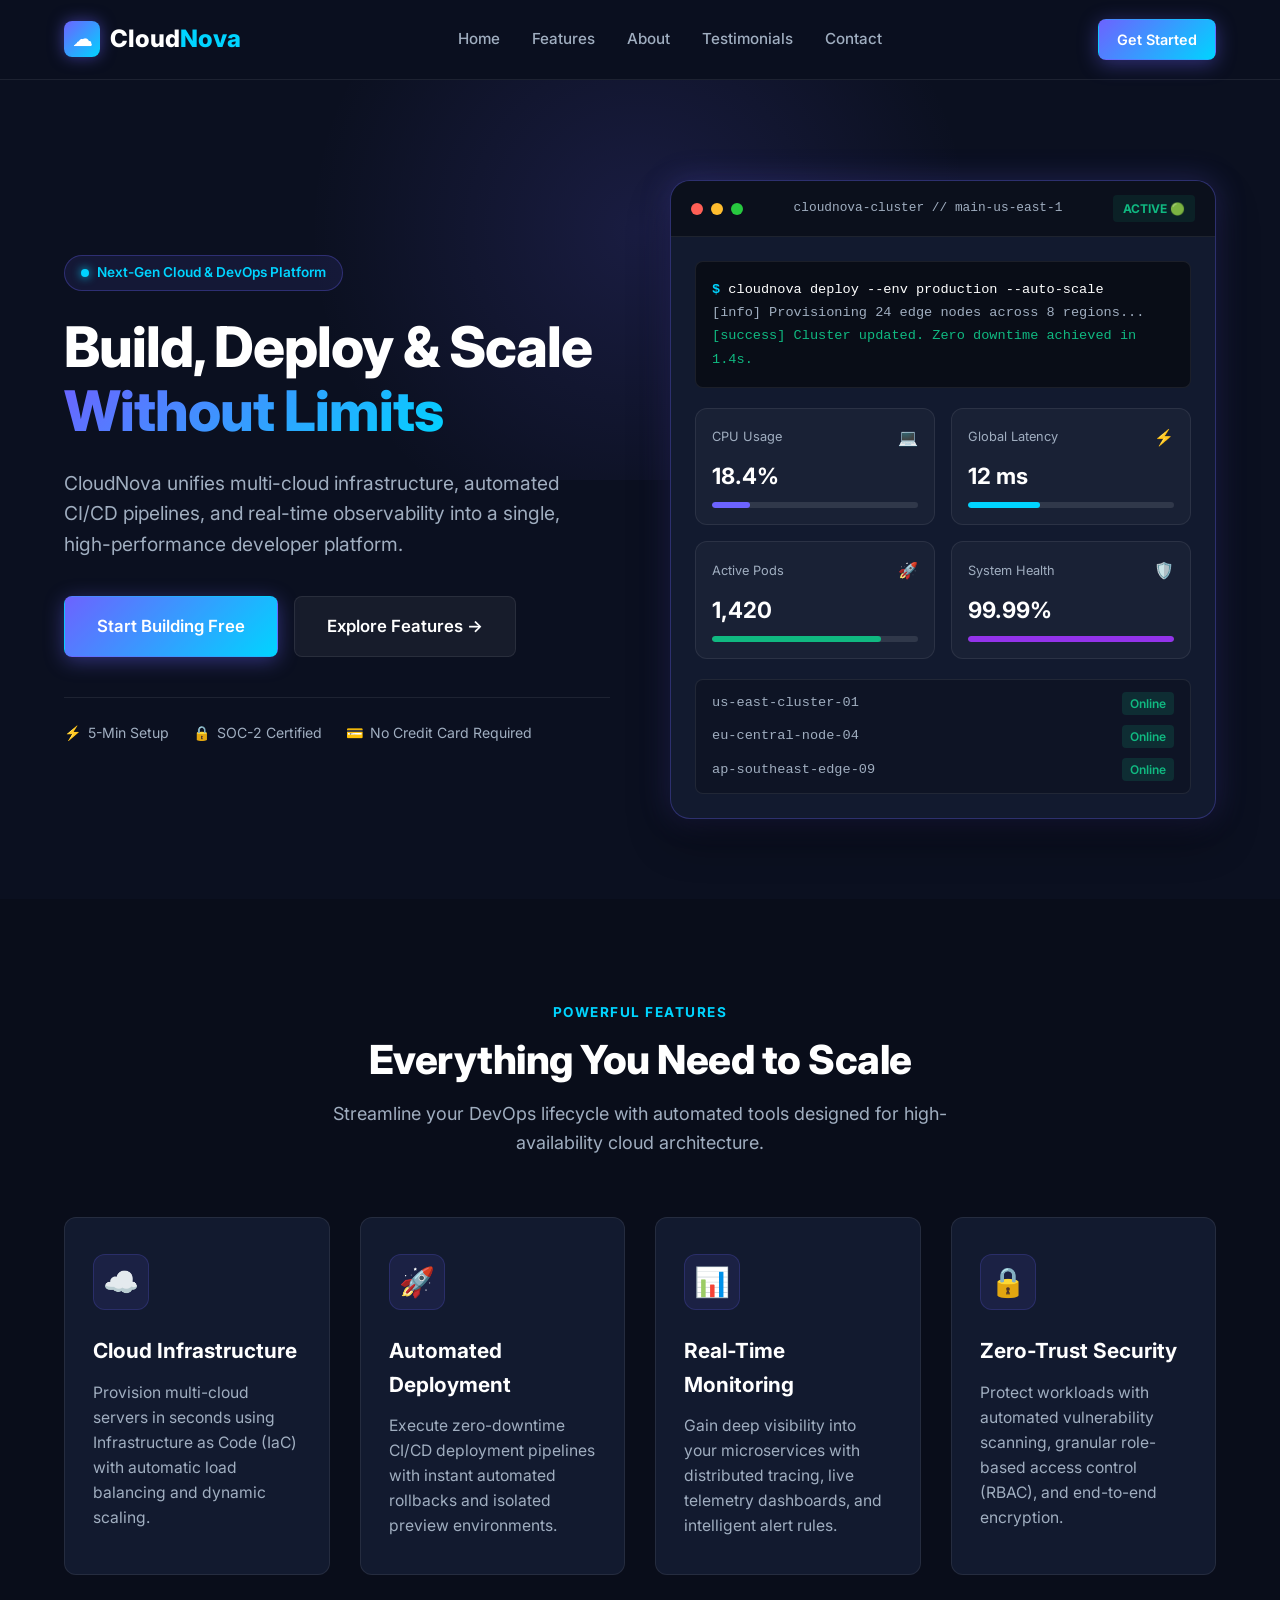
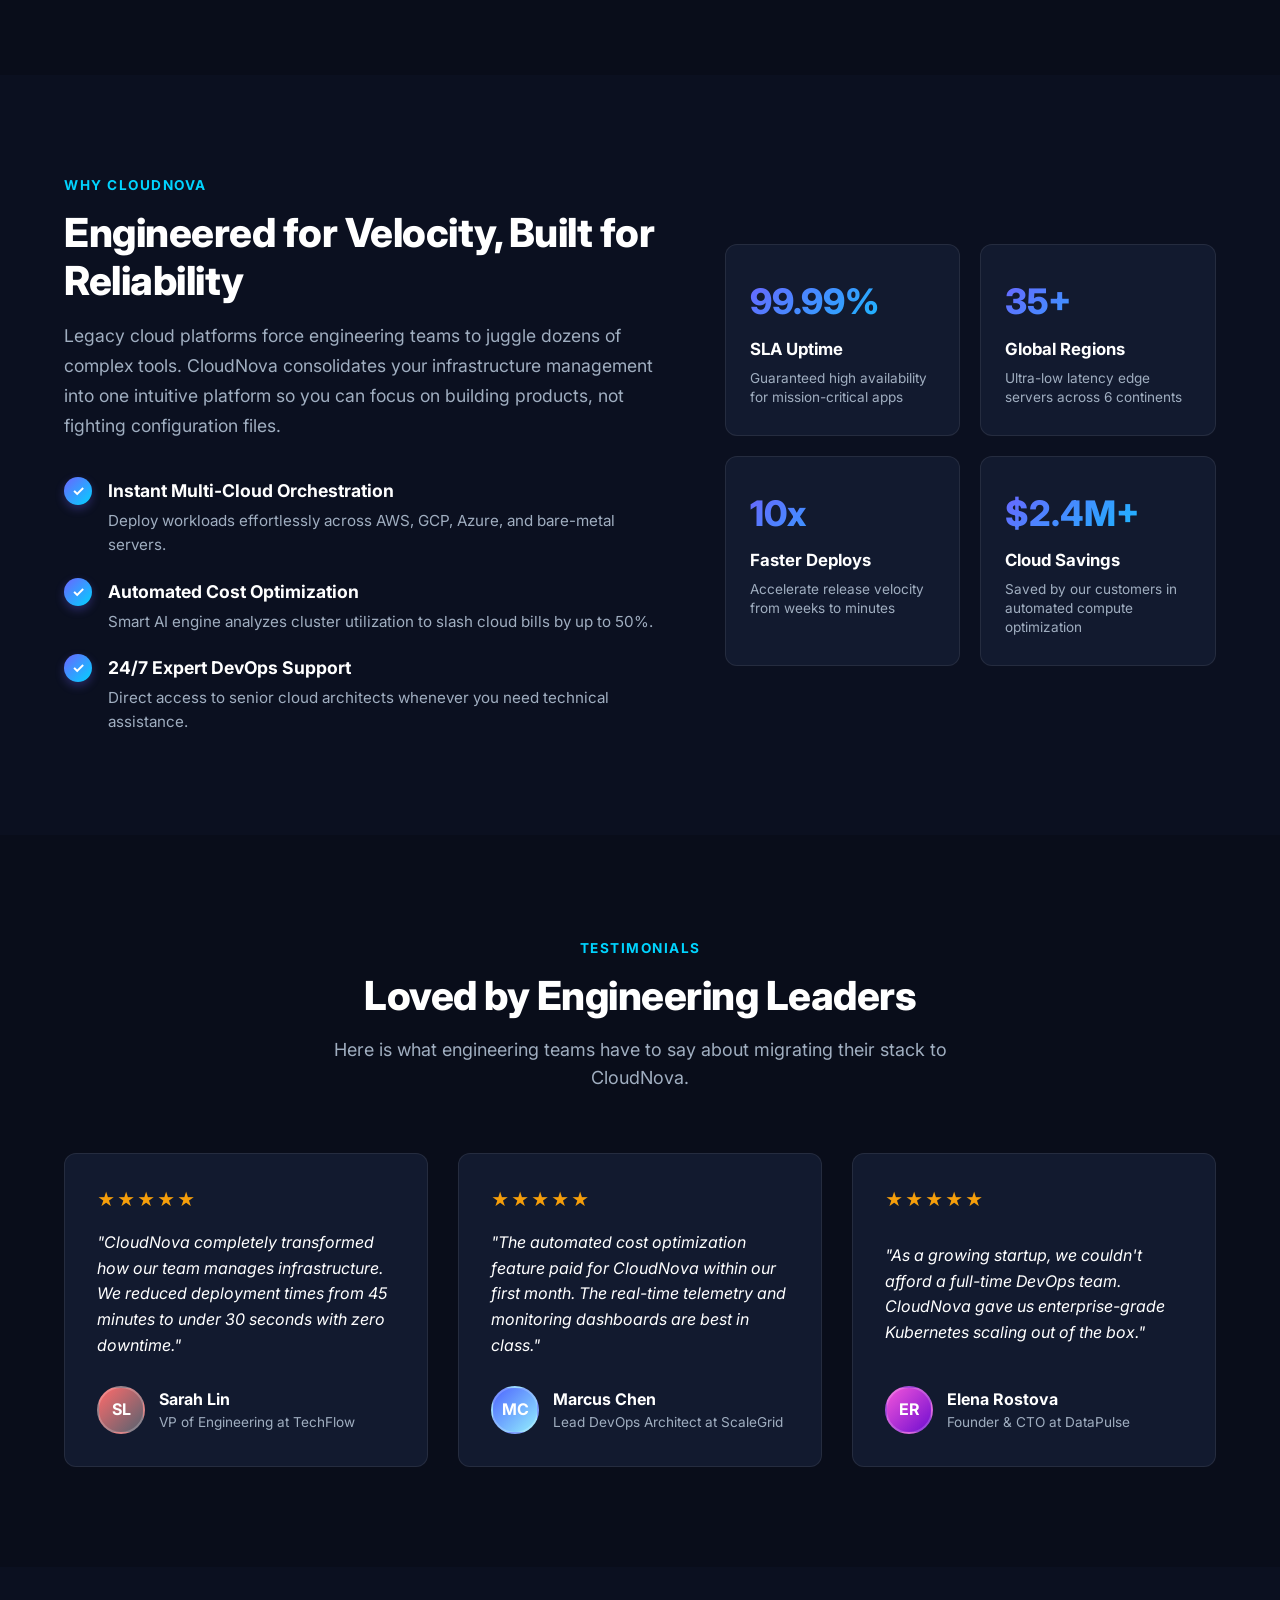
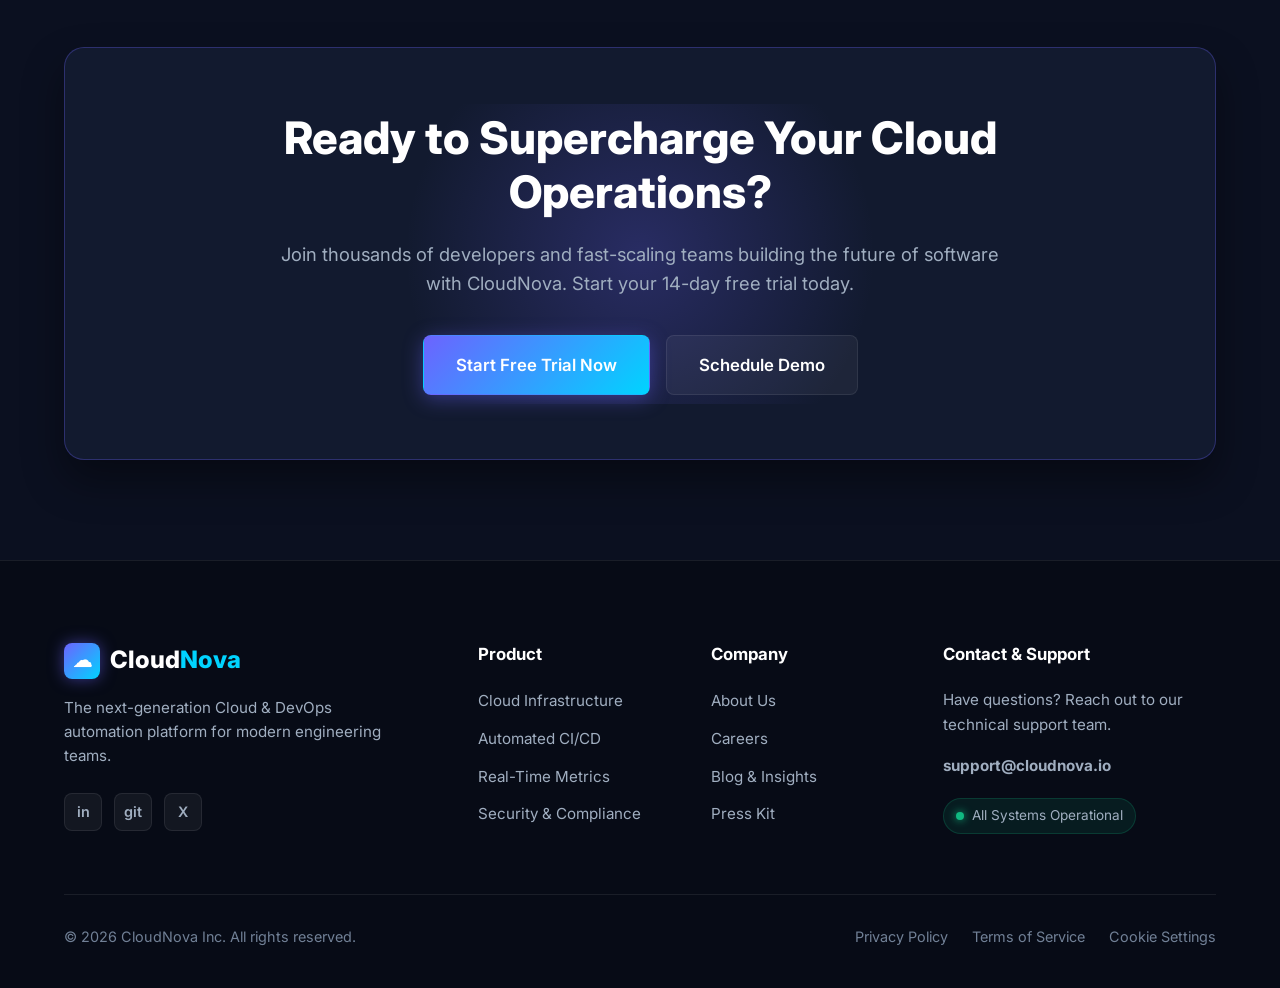
<file: CloudNova/index.html>
<!DOCTYPE html>
<html lang="en">
<head>
    <meta charset="UTF-8">
    <meta name="viewport" content="width=device-width, initial-scale=1.0">
    <title>CloudNova - Modern Cloud & DevOps Platform</title>
    <link rel="stylesheet" href="style.css">
    <!-- Google Fonts for modern typography -->
    <link rel="preconnect" href="https://fonts.googleapis.com">
    <link rel="preconnect" href="https://fonts.gstatic.com" crossorigin>
    <link href="https://fonts.googleapis.com/css2?family=Inter:wght@300;400;500;600;700;800&display=swap" rel="stylesheet">
</head>
<body>

    <!-- NAVIGATION BAR -->
    <header class="navbar">
        <div class="container nav-container">
            <a href="#" class="brand-logo">
                <span class="logo-icon">☁</span>
                <span class="logo-text">Cloud<span class="highlight">Nova</span></span>
            </a>
            
            <!-- Mobile Menu Checkbox Toggle (Pure CSS) -->
            <input type="checkbox" id="nav-toggle" class="nav-toggle">
            <label for="nav-toggle" class="nav-toggle-label" aria-label="Toggle navigation menu">
                <span></span>
                <span></span>
                <span></span>
            </label>

            <nav class="nav-links">
                <a href="#home">Home</a>
                <a href="#features">Features</a>
                <a href="#about">About</a>
                <a href="#testimonials">Testimonials</a>
                <a href="#contact">Contact</a>
                <a href="#cta" class="btn btn-primary btn-nav-mobile">Get Started</a>
            </nav>

            <div class="nav-cta">
                <a href="#cta" class="btn btn-primary btn-sm">Get Started</a>
            </div>
        </div>
    </header>

    <main>
        <!-- HERO SECTION -->
        <section id="home" class="hero-section">
            <div class="container hero-container">
                <div class="hero-content">
                    <div class="badge">
                        <span class="badge-dot"></span> Next-Gen Cloud & DevOps Platform
                    </div>
                    <h1 class="hero-title">
                        Build, Deploy & Scale <span class="gradient-text">Without Limits</span>
                    </h1>
                    <p class="hero-subtitle">
                        CloudNova unifies multi-cloud infrastructure, automated CI/CD pipelines, and real-time observability into a single, high-performance developer platform.
                    </p>
                    <div class="hero-actions">
                        <a href="#cta" class="btn btn-primary btn-lg">Start Building Free</a>
                        <a href="#features" class="btn btn-secondary btn-lg">Explore Features &rarr;</a>
                    </div>
                    <div class="hero-trust">
                        <div class="trust-item"><span>⚡</span> 5-Min Setup</div>
                        <div class="trust-item"><span>🔒</span> SOC-2 Certified</div>
                        <div class="trust-item"><span>💳</span> No Credit Card Required</div>
                    </div>
                </div>

                <!-- ABSTRACT CSS DASHBOARD / SERVER ILLUSTRATION -->
                <div class="hero-illustration">
                    <div class="mock-window">
                        <div class="window-header">
                            <div class="window-controls">
                                <span class="control red"></span>
                                <span class="control yellow"></span>
                                <span class="control green"></span>
                            </div>
                            <div class="window-title">cloudnova-cluster // main-us-east-1</div>
                            <div class="window-badge">ACTIVE 🟢</div>
                        </div>
                        <div class="window-body">
                            <!-- Terminal Code / Command Snippet -->
                            <div class="code-block">
                                <div class="code-line"><span class="prompt">$</span> cloudnova deploy --env production --auto-scale</div>
                                <div class="code-line text-muted">[info] Provisioning 24 edge nodes across 8 regions...</div>
                                <div class="code-line text-success">[success] Cluster updated. Zero downtime achieved in 1.4s.</div>
                            </div>
                            
                            <!-- Dashboard Metrics Mock Cards -->
                            <div class="metrics-grid">
                                <div class="metric-card">
                                    <div class="metric-header">
                                        <span class="metric-label">CPU Usage</span>
                                        <span class="metric-icon">💻</span>
                                    </div>
                                    <div class="metric-value">18.4%</div>
                                    <div class="progress-bar"><div class="progress-fill" style="width: 18.4%;"></div></div>
                                </div>
                                <div class="metric-card">
                                    <div class="metric-header">
                                        <span class="metric-label">Global Latency</span>
                                        <span class="metric-icon">⚡</span>
                                    </div>
                                    <div class="metric-value">12 ms</div>
                                    <div class="progress-bar"><div class="progress-fill cyan" style="width: 35%;"></div></div>
                                </div>
                                <div class="metric-card">
                                    <div class="metric-header">
                                        <span class="metric-label">Active Pods</span>
                                        <span class="metric-icon">🚀</span>
                                    </div>
                                    <div class="metric-value">1,420</div>
                                    <div class="progress-bar"><div class="progress-fill green" style="width: 82%;"></div></div>
                                </div>
                                <div class="metric-card">
                                    <div class="metric-header">
                                        <span class="metric-label">System Health</span>
                                        <span class="metric-icon">🛡️</span>
                                    </div>
                                    <div class="metric-value">99.99%</div>
                                    <div class="progress-bar"><div class="progress-fill purple" style="width: 99.9%;"></div></div>
                                </div>
                            </div>

                            <!-- Live Server Status List -->
                            <div class="server-status-box">
                                <div class="status-row">
                                    <span class="server-name">us-east-cluster-01</span>
                                    <span class="status-badge online">Online</span>
                                </div>
                                <div class="status-row">
                                    <span class="server-name">eu-central-node-04</span>
                                    <span class="status-badge online">Online</span>
                                </div>
                                <div class="status-row">
                                    <span class="server-name">ap-southeast-edge-09</span>
                                    <span class="status-badge online">Online</span>
                                </div>
                            </div>
                        </div>
                    </div>
                </div>
            </div>
        </section>

        <!-- FEATURES SECTION -->
        <section id="features" class="features-section">
            <div class="container">
                <div class="section-header">
                    <span class="section-tag">POWERFUL FEATURES</span>
                    <h2 class="section-title">Everything You Need to Scale</h2>
                    <p class="section-subtitle">
                        Streamline your DevOps lifecycle with automated tools designed for high-availability cloud architecture.
                    </p>
                </div>

                <div class="features-grid">
                    <div class="feature-card">
                        <div class="feature-icon">☁️</div>
                        <h3 class="feature-title">Cloud Infrastructure</h3>
                        <p class="feature-desc">
                            Provision multi-cloud servers in seconds using Infrastructure as Code (IaC) with automatic load balancing and dynamic scaling.
                        </p>
                    </div>

                    <div class="feature-card">
                        <div class="feature-icon">🚀</div>
                        <h3 class="feature-title">Automated Deployment</h3>
                        <p class="feature-desc">
                            Execute zero-downtime CI/CD deployment pipelines with instant automated rollbacks and isolated preview environments.
                        </p>
                    </div>

                    <div class="feature-card">
                        <div class="feature-icon">📊</div>
                        <h3 class="feature-title">Real-Time Monitoring</h3>
                        <p class="feature-desc">
                            Gain deep visibility into your microservices with distributed tracing, live telemetry dashboards, and intelligent alert rules.
                        </p>
                    </div>

                    <div class="feature-card">
                        <div class="feature-icon">🔒</div>
                        <h3 class="feature-title">Zero-Trust Security</h3>
                        <p class="feature-desc">
                            Protect workloads with automated vulnerability scanning, granular role-based access control (RBAC), and end-to-end encryption.
                        </p>
                    </div>
                </div>
            </div>
        </section>

        <!-- ABOUT / WHY CLOUDNOVA SECTION -->
        <section id="about" class="about-section">
            <div class="container">
                <div class="about-wrapper">
                    <div class="about-content">
                        <span class="section-tag">WHY CLOUDNOVA</span>
                        <h2 class="section-title">Engineered for Velocity, Built for Reliability</h2>
                        <p class="about-text">
                            Legacy cloud platforms force engineering teams to juggle dozens of complex tools. CloudNova consolidates your infrastructure management into one intuitive platform so you can focus on building products, not fighting configuration files.
                        </p>

                        <div class="benefits-list">
                            <div class="benefit-item">
                                <span class="benefit-check">✓</span>
                                <div>
                                    <h4 class="benefit-title">Instant Multi-Cloud Orchestration</h4>
                                    <p class="benefit-desc">Deploy workloads effortlessly across AWS, GCP, Azure, and bare-metal servers.</p>
                                </div>
                            </div>
                            <div class="benefit-item">
                                <span class="benefit-check">✓</span>
                                <div>
                                    <h4 class="benefit-title">Automated Cost Optimization</h4>
                                    <p class="benefit-desc">Smart AI engine analyzes cluster utilization to slash cloud bills by up to 50%.</p>
                                </div>
                            </div>
                            <div class="benefit-item">
                                <span class="benefit-check">✓</span>
                                <div>
                                    <h4 class="benefit-title">24/7 Expert DevOps Support</h4>
                                    <p class="benefit-desc">Direct access to senior cloud architects whenever you need technical assistance.</p>
                                </div>
                            </div>
                        </div>
                    </div>

                    <div class="about-stats">
                        <div class="stat-card">
                            <div class="stat-number">99.99%</div>
                            <div class="stat-label">SLA Uptime</div>
                            <div class="stat-desc">Guaranteed high availability for mission-critical apps</div>
                        </div>
                        <div class="stat-card">
                            <div class="stat-number">35+</div>
                            <div class="stat-label">Global Regions</div>
                            <div class="stat-desc">Ultra-low latency edge servers across 6 continents</div>
                        </div>
                        <div class="stat-card">
                            <div class="stat-number">10x</div>
                            <div class="stat-label">Faster Deploys</div>
                            <div class="stat-desc">Accelerate release velocity from weeks to minutes</div>
                        </div>
                        <div class="stat-card">
                            <div class="stat-number">$2.4M+</div>
                            <div class="stat-label">Cloud Savings</div>
                            <div class="stat-desc">Saved by our customers in automated compute optimization</div>
                        </div>
                    </div>
                </div>
            </div>
        </section>

        <!-- TESTIMONIALS SECTION -->
        <section id="testimonials" class="testimonials-section">
            <div class="container">
                <div class="section-header">
                    <span class="section-tag">TESTIMONIALS</span>
                    <h2 class="section-title">Loved by Engineering Leaders</h2>
                    <p class="section-subtitle">
                        Here is what engineering teams have to say about migrating their stack to CloudNova.
                    </p>
                </div>

                <div class="testimonials-grid">
                    <div class="testimonial-card">
                        <div class="rating">★★★★★</div>
                        <p class="testimonial-text">
                            "CloudNova completely transformed how our team manages infrastructure. We reduced deployment times from 45 minutes to under 30 seconds with zero downtime."
                        </p>
                        <div class="author-box">
                            <div class="avatar avatar-1">SL</div>
                            <div class="author-info">
                                <div class="author-name">Sarah Lin</div>
                                <div class="author-role">VP of Engineering at TechFlow</div>
                            </div>
                        </div>
                    </div>

                    <div class="testimonial-card">
                        <div class="rating">★★★★★</div>
                        <p class="testimonial-text">
                            "The automated cost optimization feature paid for CloudNova within our first month. The real-time telemetry and monitoring dashboards are best in class."
                        </p>
                        <div class="author-box">
                            <div class="avatar avatar-2">MC</div>
                            <div class="author-info">
                                <div class="author-name">Marcus Chen</div>
                                <div class="author-role">Lead DevOps Architect at ScaleGrid</div>
                            </div>
                        </div>
                    </div>

                    <div class="testimonial-card">
                        <div class="rating">★★★★★</div>
                        <p class="testimonial-text">
                            "As a growing startup, we couldn't afford a full-time DevOps team. CloudNova gave us enterprise-grade Kubernetes scaling out of the box."
                        </p>
                        <div class="author-box">
                            <div class="avatar avatar-3">ER</div>
                            <div class="author-info">
                                <div class="author-name">Elena Rostova</div>
                                <div class="author-role">Founder & CTO at DataPulse</div>
                            </div>
                        </div>
                    </div>
                </div>
            </div>
        </section>

        <!-- CALL TO ACTION SECTION -->
        <section id="cta" class="cta-section">
            <div class="container">
                <div class="cta-box">
                    <div class="cta-glow"></div>
                    <div class="cta-content">
                        <h2 class="cta-title">Ready to Supercharge Your Cloud Operations?</h2>
                        <p class="cta-subtitle">
                            Join thousands of developers and fast-scaling teams building the future of software with CloudNova. Start your 14-day free trial today.
                        </p>
                        <div class="cta-actions">
                            <a href="#" class="btn btn-primary btn-lg">Start Free Trial Now</a>
                            <a href="#contact" class="btn btn-secondary btn-lg">Schedule Demo</a>
                        </div>
                    </div>
                </div>
            </div>
        </section>
    </main>

    <!-- FOOTER -->
    <footer id="contact" class="footer">
        <div class="container">
            <div class="footer-grid">
                <div class="footer-brand">
                    <a href="#" class="brand-logo">
                        <span class="logo-icon">☁</span>
                        <span class="logo-text">Cloud<span class="highlight">Nova</span></span>
                    </a>
                    <p class="footer-desc">
                        The next-generation Cloud & DevOps automation platform for modern engineering teams.
                    </p>
                    <div class="social-links">
                        <a href="https://linkedin.com" target="_blank" rel="noopener" aria-label="LinkedIn" class="social-icon"><span>in</span></a>
                        <a href="https://github.com" target="_blank" rel="noopener" aria-label="GitHub" class="social-icon"><span>git</span></a>
                        <a href="https://twitter.com" target="_blank" rel="noopener" aria-label="Twitter" class="social-icon"><span>X</span></a>
                    </div>
                </div>

                <div class="footer-links-col">
                    <h4 class="footer-heading">Product</h4>
                    <ul>
                        <li><a href="#features">Cloud Infrastructure</a></li>
                        <li><a href="#features">Automated CI/CD</a></li>
                        <li><a href="#features">Real-Time Metrics</a></li>
                        <li><a href="#features">Security & Compliance</a></li>
                    </ul>
                </div>

                <div class="footer-links-col">
                    <h4 class="footer-heading">Company</h4>
                    <ul>
                        <li><a href="#about">About Us</a></li>
                        <li><a href="#about">Careers</a></li>
                        <li><a href="#about">Blog & Insights</a></li>
                        <li><a href="#about">Press Kit</a></li>
                    </ul>
                </div>

                <div class="footer-links-col">
                    <h4 class="footer-heading">Contact & Support</h4>
                    <p class="footer-contact-info">Have questions? Reach out to our technical support team.</p>
                    <a href="mailto:support@cloudnova.io" class="footer-email">support@cloudnova.io</a>
                    <div class="footer-status">
                        <span class="status-indicator"></span> All Systems Operational
                    </div>
                </div>
            </div>

            <div class="footer-bottom">
                <p>&copy; 2026 CloudNova Inc. All rights reserved.</p>
                <div class="footer-legal">
                    <a href="#">Privacy Policy</a>
                    <a href="#">Terms of Service</a>
                    <a href="#">Cookie Settings</a>
                </div>
            </div>
        </div>
    </footer>

</body>
</html>
</file>
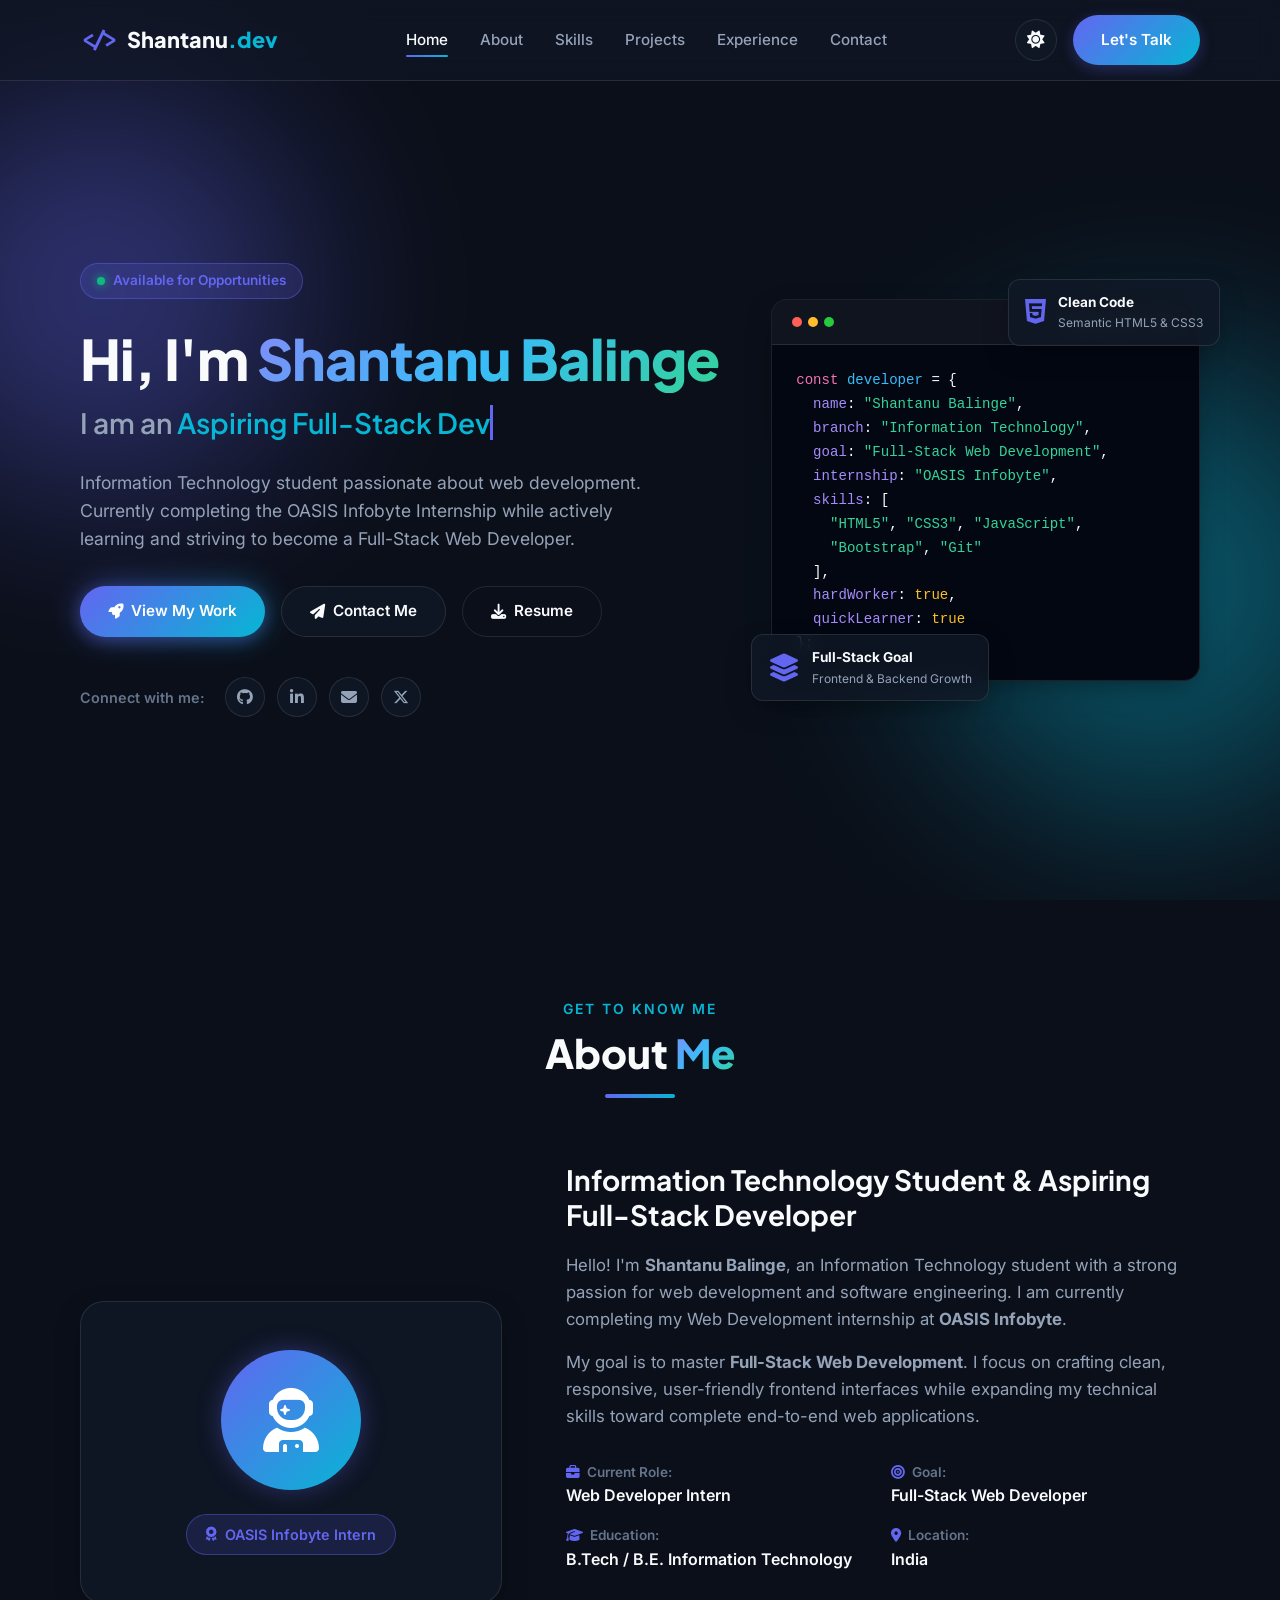
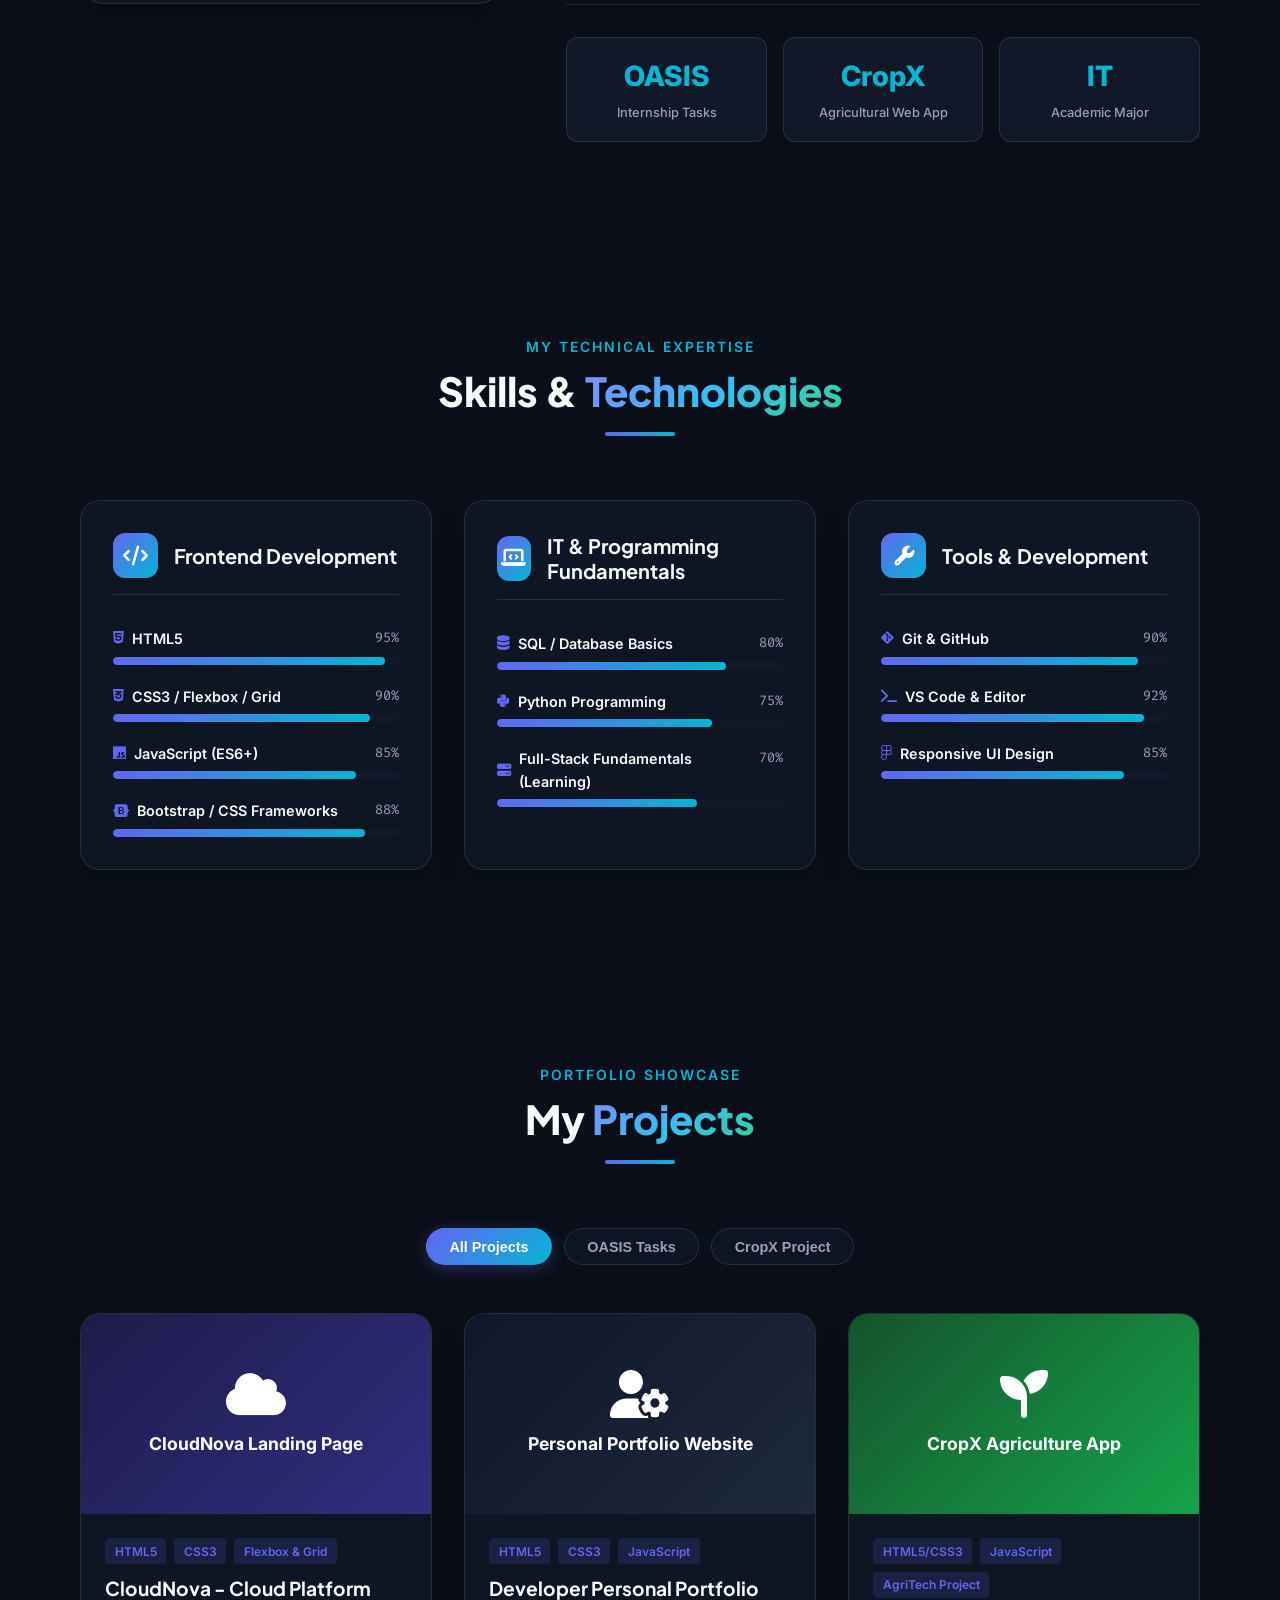
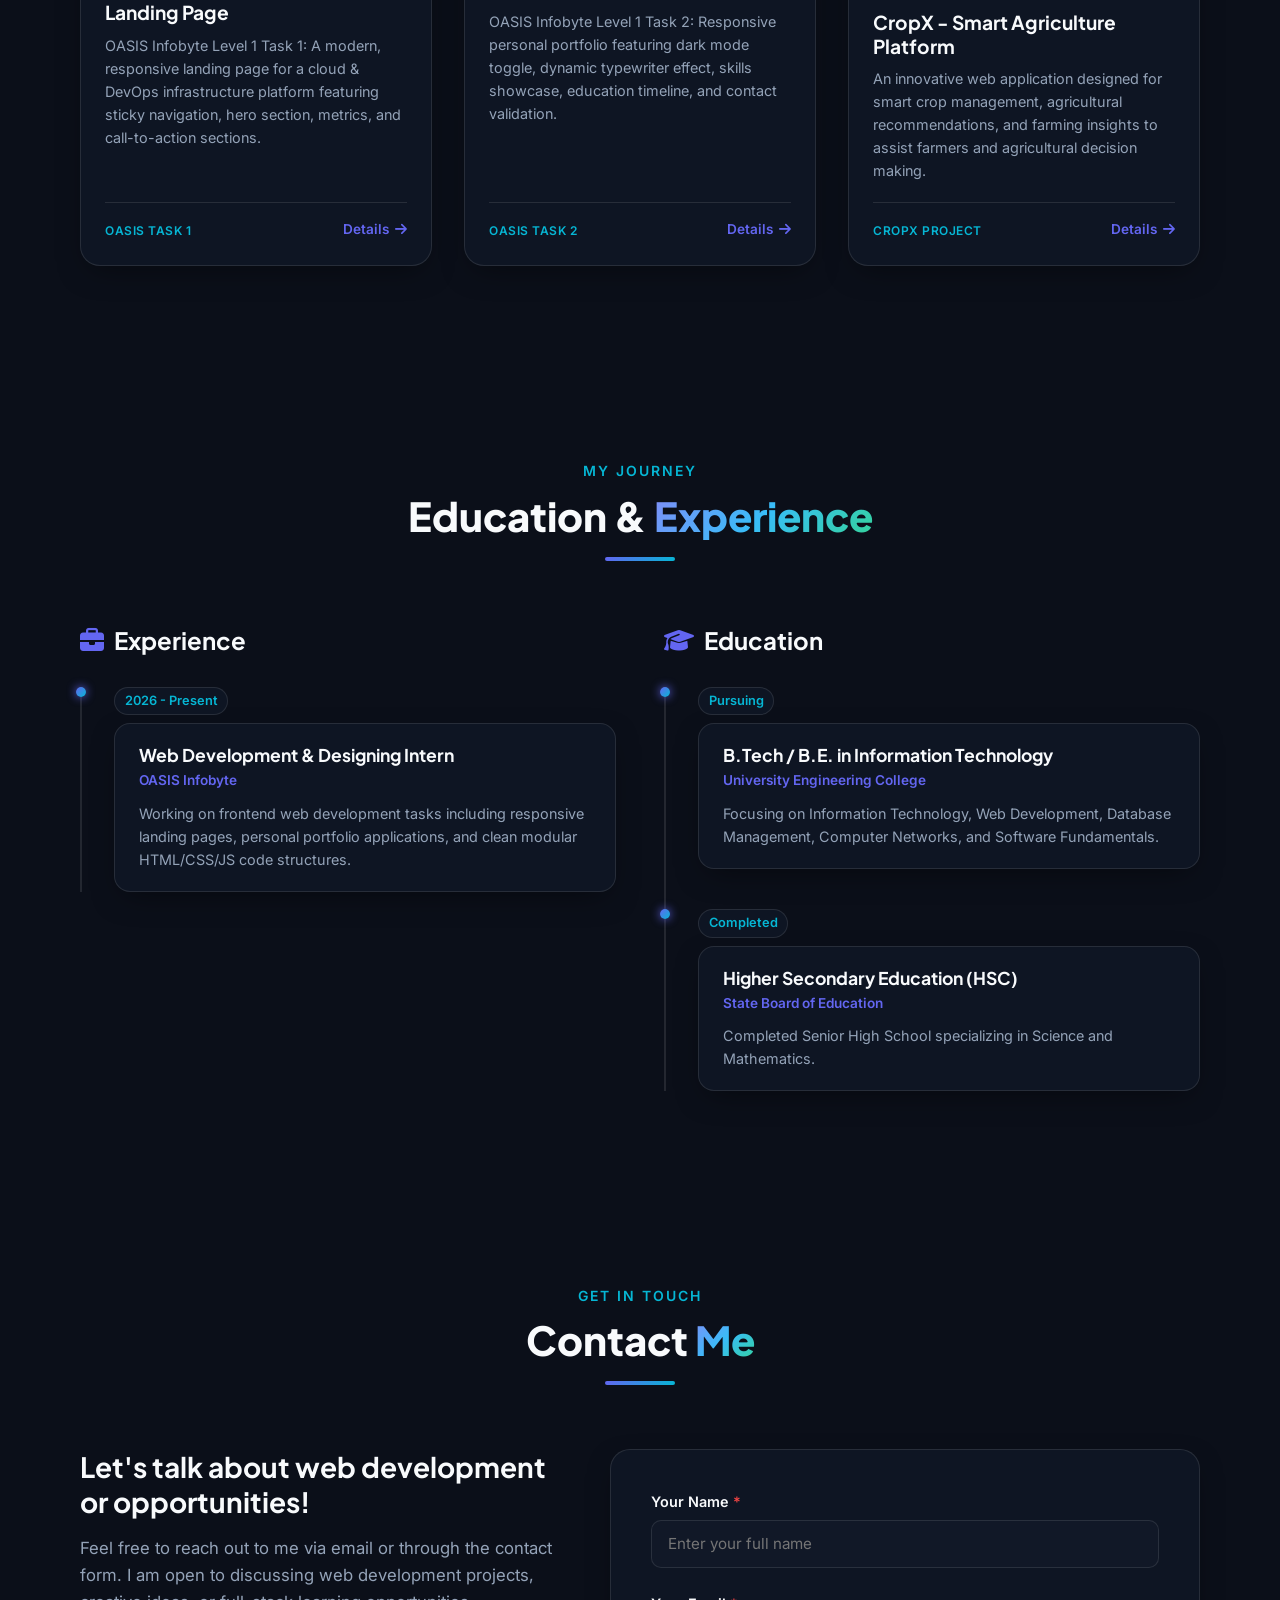
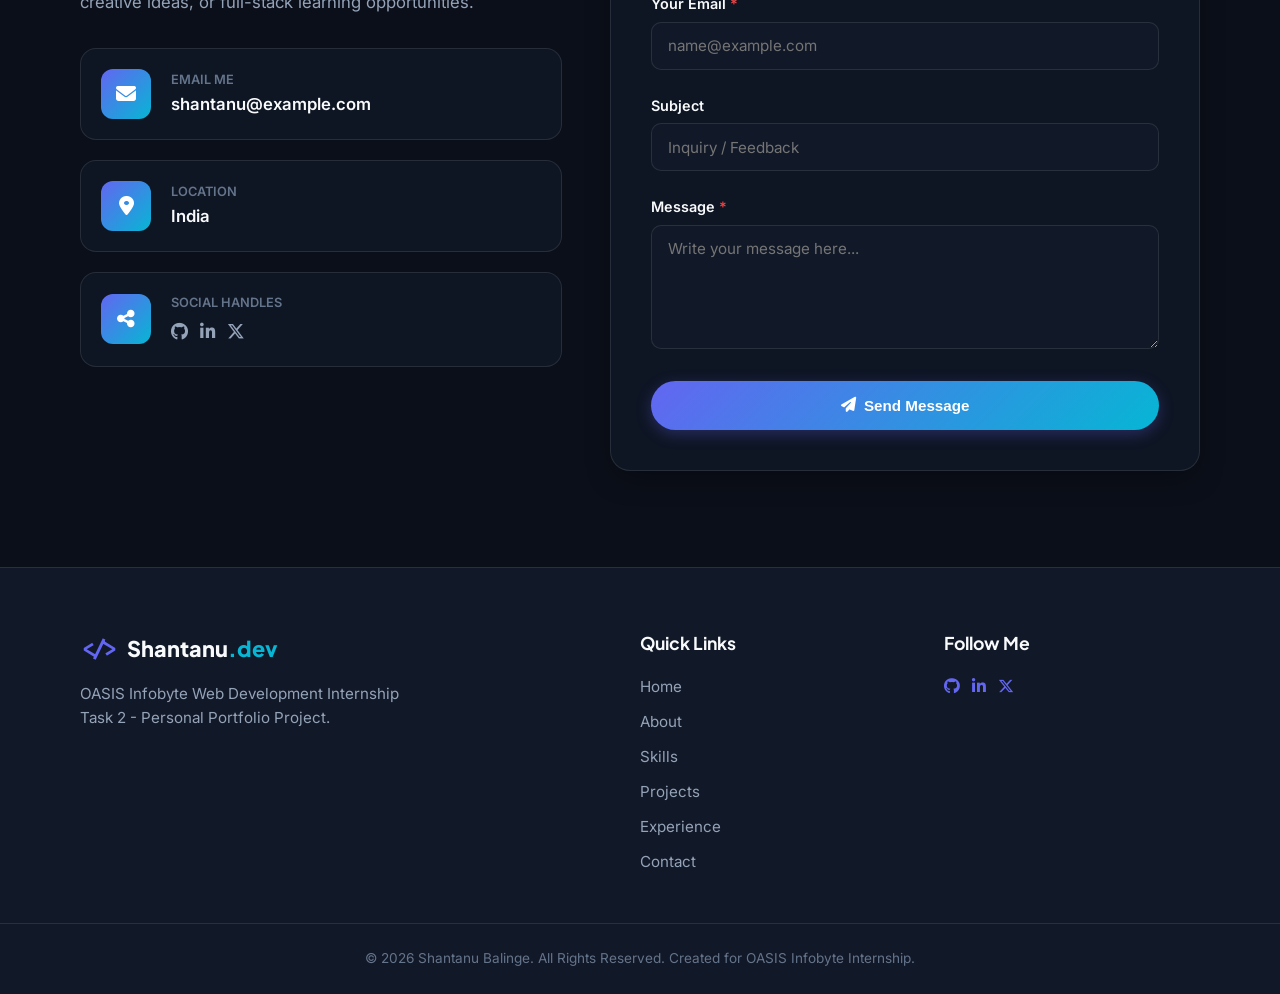
<file: Task 2 My Portfolio/WebDev-L1-Portfolio/index.html>
<!DOCTYPE html>
<html lang="en" data-theme="dark">
<head>
    <meta charset="UTF-8">
    <meta name="viewport" content="width=device-width, initial-scale=1.0">
    <title>Shantanu Balinge | Personal Portfolio</title>
    <meta name="description" content="Personal Portfolio of Shantanu Balinge - Information Technology Student & Aspiring Full-Stack Web Developer. Created for OASIS Infobyte Web Development Internship Task 2.">
    <!-- Google Fonts -->
    <link rel="preconnect" href="https://fonts.googleapis.com">
    <link rel="preconnect" href="https://fonts.gstatic.com" crossorigin>
    <link href="https://fonts.googleapis.com/css2?family=Fira+Code:wght@400;500;600&family=Inter:wght@300;400;500;600;700;800&family=Plus+Jakarta+Sans:wght@400;500;600;700;800&display=swap" rel="stylesheet">
    <!-- Font Awesome Icons -->
    <link rel="stylesheet" href="https://cdnjs.cloudflare.com/ajax/libs/font-awesome/6.5.1/css/all.min.css">
    <!-- Custom CSS -->
    <link rel="stylesheet" href="style.css">
</head>
<body>

    <!-- Header & Navigation -->
    <header class="header" id="header">
        <div class="container navbar">
            <a href="#home" class="logo">
                <span class="logo-icon">&lt;/&gt;</span>
                <span class="logo-text">Shantanu<span class="highlight">.dev</span></span>
            </a>

            <nav class="nav-menu" id="nav-menu">
                <ul class="nav-list">
                    <li class="nav-item"><a href="#home" class="nav-link active">Home</a></li>
                    <li class="nav-item"><a href="#about" class="nav-link">About</a></li>
                    <li class="nav-item"><a href="#skills" class="nav-link">Skills</a></li>
                    <li class="nav-item"><a href="#projects" class="nav-link">Projects</a></li>
                    <li class="nav-item"><a href="#timeline" class="nav-link">Experience</a></li>
                    <li class="nav-item"><a href="#contact" class="nav-link">Contact</a></li>
                </ul>
            </nav>

            <div class="nav-actions">
                <button class="theme-toggle" id="theme-toggle" aria-label="Toggle theme">
                    <i class="fa-solid fa-moon theme-icon-dark"></i>
                    <i class="fa-solid fa-sun theme-icon-light"></i>
                </button>
                
                <a href="#contact" class="btn btn-primary nav-cta">Let's Talk</a>

                <button class="mobile-toggle" id="mobile-toggle" aria-label="Toggle Menu">
                    <i class="fa-solid fa-bars hamburger-icon"></i>
                    <i class="fa-solid fa-xmark close-icon"></i>
                </button>
            </div>
        </div>
    </header>

    <!-- Main Content -->
    <main>
        <!-- Hero Section -->
        <section class="hero" id="home">
            <div class="hero-bg-shapes">
                <div class="shape shape-1"></div>
                <div class="shape shape-2"></div>
            </div>
            <div class="container hero-container">
                <div class="hero-content">
                    <div class="welcome-badge">
                        <span class="badge-dot"></span>
                        <span class="badge-text">Available for Opportunities</span>
                    </div>

                    <h1 class="hero-title">
                        Hi, I'm <span class="gradient-text">Shantanu Balinge</span>
                    </h1>

                    <h2 class="hero-subtitle">
                        I am an <span class="typewriter" id="typewriter"></span><span class="cursor">&nbsp;</span>
                    </h2>

                    <p class="hero-description">
                        Information Technology student passionate about web development. Currently completing the OASIS Infobyte Internship while actively learning and striving to become a Full-Stack Web Developer.
                    </p>

                    <div class="hero-buttons">
                        <a href="#projects" class="btn btn-primary btn-glow">
                            <i class="fa-solid fa-rocket"></i> View My Work
                        </a>
                        <a href="#contact" class="btn btn-secondary">
                            <i class="fa-solid fa-paper-plane"></i> Contact Me
                        </a>
                        <a href="#" class="btn btn-outline" id="download-cv" title="Download CV">
                            <i class="fa-solid fa-download"></i> Resume
                        </a>
                    </div>

                    <div class="hero-socials">
                        <span class="social-label">Connect with me:</span>
                        <div class="social-links">
                            <a href="https://github.com" target="_blank" rel="noopener noreferrer" class="social-link" aria-label="GitHub">
                                <i class="fa-brands fa-github"></i>
                            </a>
                            <a href="https://linkedin.com" target="_blank" rel="noopener noreferrer" class="social-link" aria-label="LinkedIn">
                                <i class="fa-brands fa-linkedin-in"></i>
                            </a>
                            <a href="mailto:shantanu@example.com" class="social-link" aria-label="Email">
                                <i class="fa-solid fa-envelope"></i>
                            </a>
                            <a href="https://twitter.com" target="_blank" rel="noopener noreferrer" class="social-link" aria-label="Twitter">
                                <i class="fa-brands fa-x-twitter"></i>
                            </a>
                        </div>
                    </div>
                </div>

                <div class="hero-visual">
                    <div class="code-card">
                        <div class="card-header">
                            <div class="card-dots">
                                <span class="dot dot-red"></span>
                                <span class="dot dot-yellow"></span>
                                <span class="dot dot-green"></span>
                            </div>
                            <div class="card-title">developer.json</div>
                        </div>
                        <div class="card-body">
                            <pre><code><span class="code-keyword">const</span> <span class="code-variable">developer</span> = {
  <span class="code-property">name</span>: <span class="code-string">"Shantanu Balinge"</span>,
  <span class="code-property">branch</span>: <span class="code-string">"Information Technology"</span>,
  <span class="code-property">goal</span>: <span class="code-string">"Full-Stack Web Development"</span>,
  <span class="code-property">internship</span>: <span class="code-string">"OASIS Infobyte"</span>,
  <span class="code-property">skills</span>: [
    <span class="code-string">"HTML5"</span>, <span class="code-string">"CSS3"</span>, <span class="code-string">"JavaScript"</span>,
    <span class="code-string">"Bootstrap"</span>, <span class="code-string">"Git"</span>
  ],
  <span class="code-property">hardWorker</span>: <span class="code-boolean">true</span>,
  <span class="code-property">quickLearner</span>: <span class="code-boolean">true</span>
};</code></pre>
                        </div>
                    </div>

                    <!-- Floating Badges -->
                    <div class="floating-badge badge-1">
                        <i class="fa-brands fa-html5"></i>
                        <div>
                            <strong>Clean Code</strong>
                            <span>Semantic HTML5 & CSS3</span>
                        </div>
                    </div>

                    <div class="floating-badge badge-2">
                        <i class="fa-solid fa-layer-group"></i>
                        <div>
                            <strong>Full-Stack Goal</strong>
                            <span>Frontend & Backend Growth</span>
                        </div>
                    </div>
                </div>
            </div>
        </section>

        <!-- About Section -->
        <section class="about section" id="about">
            <div class="container">
                <div class="section-header">
                    <span class="section-subtitle">Get to know me</span>
                    <h2 class="section-title">About <span class="gradient-text">Me</span></h2>
                    <div class="section-line"></div>
                </div>

                <div class="about-grid">
                    <div class="about-image-wrapper">
                        <div class="about-card">
                            <div class="avatar-placeholder">
                                <i class="fa-solid fa-user-astronaut"></i>
                            </div>
                            <div class="about-badge">
                                <i class="fa-solid fa-award"></i>
                                <span>OASIS Infobyte Intern</span>
                            </div>
                        </div>
                    </div>

                    <div class="about-content">
                        <h3 class="about-heading">Information Technology Student & Aspiring Full-Stack Developer</h3>
                        <p class="about-text">
                            Hello! I'm <strong>Shantanu Balinge</strong>, an Information Technology student with a strong passion for web development and software engineering. I am currently completing my Web Development internship at <strong>OASIS Infobyte</strong>.
                        </p>
                        <p class="about-text">
                            My goal is to master <strong>Full-Stack Web Development</strong>. I focus on crafting clean, responsive, user-friendly frontend interfaces while expanding my technical skills toward complete end-to-end web applications.
                        </p>

                        <div class="about-info-list">
                            <div class="info-item">
                                <span class="info-title"><i class="fa-solid fa-briefcase"></i> Current Role:</span>
                                <span class="info-value">Web Developer Intern</span>
                            </div>
                            <div class="info-item">
                                <span class="info-title"><i class="fa-solid fa-bullseye"></i> Goal:</span>
                                <span class="info-value">Full-Stack Web Developer</span>
                            </div>
                            <div class="info-item">
                                <span class="info-title"><i class="fa-solid fa-graduation-cap"></i> Education:</span>
                                <span class="info-value">B.Tech / B.E. Information Technology</span>
                            </div>
                            <div class="info-item">
                                <span class="info-title"><i class="fa-solid fa-location-dot"></i> Location:</span>
                                <span class="info-value">India</span>
                            </div>
                        </div>

                        <div class="stats-grid">
                            <div class="stat-card">
                                <span class="stat-number">OASIS</span>
                                <span class="stat-label">Internship Tasks</span>
                            </div>
                            <div class="stat-card">
                                <span class="stat-number">CropX</span>
                                <span class="stat-label">Agricultural Web App</span>
                            </div>
                            <div class="stat-card">
                                <span class="stat-number">IT</span>
                                <span class="stat-label">Academic Major</span>
                            </div>
                        </div>
                    </div>
                </div>
            </div>
        </section>

        <!-- Skills Section -->
        <section class="skills section" id="skills">
            <div class="container">
                <div class="section-header">
                    <span class="section-subtitle">My Technical Expertise</span>
                    <h2 class="section-title">Skills & <span class="gradient-text">Technologies</span></h2>
                    <div class="section-line"></div>
                </div>

                <div class="skills-grid">
                    <!-- Frontend Category -->
                    <div class="skills-category-card">
                        <div class="category-header">
                            <div class="category-icon"><i class="fa-solid fa-code"></i></div>
                            <h3>Frontend Development</h3>
                        </div>
                        <div class="skills-list">
                            <div class="skill-item">
                                <div class="skill-info">
                                    <span class="skill-name"><i class="fa-brands fa-html5"></i> HTML5</span>
                                    <span class="skill-percent">95%</span>
                                </div>
                                <div class="skill-bar"><div class="skill-progress" style="width: 95%;"></div></div>
                            </div>

                            <div class="skill-item">
                                <div class="skill-info">
                                    <span class="skill-name"><i class="fa-brands fa-css3-alt"></i> CSS3 / Flexbox / Grid</span>
                                    <span class="skill-percent">90%</span>
                                </div>
                                <div class="skill-bar"><div class="skill-progress" style="width: 90%;"></div></div>
                            </div>

                            <div class="skill-item">
                                <div class="skill-info">
                                    <span class="skill-name"><i class="fa-brands fa-js"></i> JavaScript (ES6+)</span>
                                    <span class="skill-percent">85%</span>
                                </div>
                                <div class="skill-bar"><div class="skill-progress" style="width: 85%;"></div></div>
                            </div>

                            <div class="skill-item">
                                <div class="skill-info">
                                    <span class="skill-name"><i class="fa-brands fa-bootstrap"></i> Bootstrap / CSS Frameworks</span>
                                    <span class="skill-percent">88%</span>
                                </div>
                                <div class="skill-bar"><div class="skill-progress" style="width: 88%;"></div></div>
                            </div>
                        </div>
                    </div>

                    <!-- Web & Programming Fundamentals -->
                    <div class="skills-category-card">
                        <div class="category-header">
                            <div class="category-icon"><i class="fa-solid fa-laptop-code"></i></div>
                            <h3>IT & Programming Fundamentals</h3>
                        </div>
                        <div class="skills-list">
                            <div class="skill-item">
                                <div class="skill-info">
                                    <span class="skill-name"><i class="fa-solid fa-database"></i> SQL / Database Basics</span>
                                    <span class="skill-percent">80%</span>
                                </div>
                                <div class="skill-bar"><div class="skill-progress" style="width: 80%;"></div></div>
                            </div>

                            <div class="skill-item">
                                <div class="skill-info">
                                    <span class="skill-name"><i class="fa-brands fa-python"></i> Python Programming</span>
                                    <span class="skill-percent">75%</span>
                                </div>
                                <div class="skill-bar"><div class="skill-progress" style="width: 75%;"></div></div>
                            </div>

                            <div class="skill-item">
                                <div class="skill-info">
                                    <span class="skill-name"><i class="fa-solid fa-server"></i> Full-Stack Fundamentals (Learning)</span>
                                    <span class="skill-percent">70%</span>
                                </div>
                                <div class="skill-bar"><div class="skill-progress" style="width: 70%;"></div></div>
                            </div>
                        </div>
                    </div>

                    <!-- Tools & Development -->
                    <div class="skills-category-card">
                        <div class="category-header">
                            <div class="category-icon"><i class="fa-solid fa-wrench"></i></div>
                            <h3>Tools & Development</h3>
                        </div>
                        <div class="skills-list">
                            <div class="skill-item">
                                <div class="skill-info">
                                    <span class="skill-name"><i class="fa-brands fa-git-alt"></i> Git & GitHub</span>
                                    <span class="skill-percent">90%</span>
                                </div>
                                <div class="skill-bar"><div class="skill-progress" style="width: 90%;"></div></div>
                            </div>

                            <div class="skill-item">
                                <div class="skill-info">
                                    <span class="skill-name"><i class="fa-solid fa-terminal"></i> VS Code & Editor</span>
                                    <span class="skill-percent">92%</span>
                                </div>
                                <div class="skill-bar"><div class="skill-progress" style="width: 92%;"></div></div>
                            </div>

                            <div class="skill-item">
                                <div class="skill-info">
                                    <span class="skill-name"><i class="fa-brands fa-figma"></i> Responsive UI Design</span>
                                    <span class="skill-percent">85%</span>
                                </div>
                                <div class="skill-bar"><div class="skill-progress" style="width: 85%;"></div></div>
                            </div>
                        </div>
                    </div>
                </div>
            </div>
        </section>

        <!-- Projects Section -->
        <section class="projects section" id="projects">
            <div class="container">
                <div class="section-header">
                    <span class="section-subtitle">Portfolio Showcase</span>
                    <h2 class="section-title">My <span class="gradient-text">Projects</span></h2>
                    <div class="section-line"></div>
                </div>

                <!-- Filter Controls -->
                <div class="project-filters">
                    <button class="filter-btn active" data-filter="all">All Projects</button>
                    <button class="filter-btn" data-filter="oasis">OASIS Tasks</button>
                    <button class="filter-btn" data-filter="agri">CropX Project</button>
                </div>

                <div class="projects-grid">
                    <!-- Project 1: OASIS Task 1 CloudNova -->
                    <div class="project-card" data-category="oasis web">
                        <div class="project-img-wrapper">
                            <div class="project-preview preview-cloudnova">
                                <i class="fa-solid fa-cloud"></i>
                                <span>CloudNova Landing Page</span>
                            </div>
                            <div class="project-overlay">
                                <a href="https://github.com" target="_blank" class="overlay-link" title="Source Code">
                                    <i class="fa-brands fa-github"></i>
                                </a>
                                <a href="#" class="overlay-link" title="Live Preview">
                                    <i class="fa-solid fa-up-right-from-square"></i>
                                </a>
                            </div>
                        </div>
                        <div class="project-content">
                            <div class="project-tags">
                                <span class="tag">HTML5</span>
                                <span class="tag">CSS3</span>
                                <span class="tag">Flexbox & Grid</span>
                            </div>
                            <h3 class="project-title">CloudNova - Cloud Platform Landing Page</h3>
                            <p class="project-desc">
                                OASIS Infobyte Level 1 Task 1: A modern, responsive landing page for a cloud & DevOps infrastructure platform featuring sticky navigation, hero section, metrics, and call-to-action sections.
                            </p>
                            <div class="project-footer">
                                <span class="project-badge">OASIS Task 1</span>
                                <a href="#" class="project-link">Details <i class="fa-solid fa-arrow-right"></i></a>
                            </div>
                        </div>
                    </div>

                    <!-- Project 2: OASIS Task 2 Personal Portfolio -->
                    <div class="project-card" data-category="oasis web">
                        <div class="project-img-wrapper">
                            <div class="project-preview preview-portfolio">
                                <i class="fa-solid fa-user-gear"></i>
                                <span>Personal Portfolio Website</span>
                            </div>
                            <div class="project-overlay">
                                <a href="https://github.com" target="_blank" class="overlay-link" title="Source Code">
                                    <i class="fa-brands fa-github"></i>
                                </a>
                                <a href="#" class="overlay-link" title="Live Preview">
                                    <i class="fa-solid fa-up-right-from-square"></i>
                                </a>
                            </div>
                        </div>
                        <div class="project-content">
                            <div class="project-tags">
                                <span class="tag">HTML5</span>
                                <span class="tag">CSS3</span>
                                <span class="tag">JavaScript</span>
                            </div>
                            <h3 class="project-title">Developer Personal Portfolio</h3>
                            <p class="project-desc">
                                OASIS Infobyte Level 1 Task 2: Responsive personal portfolio featuring dark mode toggle, dynamic typewriter effect, skills showcase, education timeline, and contact validation.
                            </p>
                            <div class="project-footer">
                                <span class="project-badge">OASIS Task 2</span>
                                <a href="#" class="project-link">Details <i class="fa-solid fa-arrow-right"></i></a>
                            </div>
                        </div>
                    </div>

                    <!-- Project 3: CropX Agricultural Project -->
                    <div class="project-card" data-category="agri web">
                        <div class="project-img-wrapper">
                            <div class="project-preview preview-cropx">
                                <i class="fa-solid fa-seedling"></i>
                                <span>CropX Agriculture App</span>
                            </div>
                            <div class="project-overlay">
                                <a href="https://github.com" target="_blank" class="overlay-link" title="Source Code">
                                    <i class="fa-brands fa-github"></i>
                                </a>
                                <a href="#" class="overlay-link" title="Live Preview">
                                    <i class="fa-solid fa-up-right-from-square"></i>
                                </a>
                            </div>
                        </div>
                        <div class="project-content">
                            <div class="project-tags">
                                <span class="tag">HTML5/CSS3</span>
                                <span class="tag">JavaScript</span>
                                <span class="tag">AgriTech Project</span>
                            </div>
                            <h3 class="project-title">CropX - Smart Agriculture Platform</h3>
                            <p class="project-desc">
                                An innovative web application designed for smart crop management, agricultural recommendations, and farming insights to assist farmers and agricultural decision making.
                            </p>
                            <div class="project-footer">
                                <span class="project-badge">CropX Project</span>
                                <a href="#" class="project-link">Details <i class="fa-solid fa-arrow-right"></i></a>
                            </div>
                        </div>
                    </div>
                </div>
            </div>
        </section>

        <!-- Experience & Education Timeline -->
        <section class="timeline-section section" id="timeline">
            <div class="container">
                <div class="section-header">
                    <span class="section-subtitle">My Journey</span>
                    <h2 class="section-title">Education & <span class="gradient-text">Experience</span></h2>
                    <div class="section-line"></div>
                </div>

                <div class="timeline-wrapper">
                    <div class="timeline-column">
                        <h3 class="timeline-column-title"><i class="fa-solid fa-briefcase"></i> Experience</h3>
                        
                        <div class="timeline-container">
                            <div class="timeline-item">
                                <div class="timeline-dot"></div>
                                <div class="timeline-date">2026 - Present</div>
                                <div class="timeline-content">
                                    <h4 class="timeline-title">Web Development & Designing Intern</h4>
                                    <span class="timeline-subtitle">OASIS Infobyte</span>
                                    <p class="timeline-desc">
                                        Working on frontend web development tasks including responsive landing pages, personal portfolio applications, and clean modular HTML/CSS/JS code structures.
                                    </p>
                                </div>
                            </div>
                        </div>
                    </div>

                    <div class="timeline-column">
                        <h3 class="timeline-column-title"><i class="fa-solid fa-graduation-cap"></i> Education</h3>
                        
                        <div class="timeline-container">
                            <div class="timeline-item">
                                <div class="timeline-dot"></div>
                                <div class="timeline-date">Pursuing</div>
                                <div class="timeline-content">
                                    <h4 class="timeline-title">B.Tech / B.E. in Information Technology</h4>
                                    <span class="timeline-subtitle">University Engineering College</span>
                                    <p class="timeline-desc">
                                        Focusing on Information Technology, Web Development, Database Management, Computer Networks, and Software Fundamentals.
                                    </p>
                                </div>
                            </div>

                            <div class="timeline-item">
                                <div class="timeline-dot"></div>
                                <div class="timeline-date">Completed</div>
                                <div class="timeline-content">
                                    <h4 class="timeline-title">Higher Secondary Education (HSC)</h4>
                                    <span class="timeline-subtitle">State Board of Education</span>
                                    <p class="timeline-desc">
                                        Completed Senior High School specializing in Science and Mathematics.
                                    </p>
                                </div>
                            </div>
                        </div>
                    </div>
                </div>
            </div>
        </section>

        <!-- Contact Section -->
        <section class="contact section" id="contact">
            <div class="container">
                <div class="section-header">
                    <span class="section-subtitle">Get In Touch</span>
                    <h2 class="section-title">Contact <span class="gradient-text">Me</span></h2>
                    <div class="section-line"></div>
                </div>

                <div class="contact-grid">
                    <div class="contact-info">
                        <h3>Let's talk about web development or opportunities!</h3>
                        <p class="contact-desc">
                            Feel free to reach out to me via email or through the contact form. I am open to discussing web development projects, creative ideas, or full-stack learning opportunities.
                        </p>

                        <div class="contact-cards">
                            <div class="contact-card">
                                <div class="contact-icon"><i class="fa-solid fa-envelope"></i></div>
                                <div>
                                    <span class="card-label">Email Me</span>
                                    <a href="mailto:shantanu@example.com" class="card-val">shantanu@example.com</a>
                                </div>
                            </div>

                            <div class="contact-card">
                                <div class="contact-icon"><i class="fa-solid fa-location-dot"></i></div>
                                <div>
                                    <span class="card-label">Location</span>
                                    <span class="card-val">India</span>
                                </div>
                            </div>

                            <div class="contact-card">
                                <div class="contact-icon"><i class="fa-solid fa-share-nodes"></i></div>
                                <div>
                                    <span class="card-label">Social Handles</span>
                                    <div class="contact-socials">
                                        <a href="https://github.com" target="_blank" rel="noopener noreferrer" aria-label="GitHub"><i class="fa-brands fa-github"></i></a>
                                        <a href="https://linkedin.com" target="_blank" rel="noopener noreferrer" aria-label="LinkedIn"><i class="fa-brands fa-linkedin-in"></i></a>
                                        <a href="https://twitter.com" target="_blank" rel="noopener noreferrer" aria-label="Twitter"><i class="fa-brands fa-x-twitter"></i></a>
                                    </div>
                                </div>
                            </div>
                        </div>
                    </div>

                    <div class="contact-form-wrapper">
                        <form class="contact-form" id="contact-form" novalidate>
                            <div class="form-group">
                                <label for="name">Your Name <span class="required">*</span></label>
                                <input type="text" id="name" name="name" class="form-input" placeholder="Enter your full name" required>
                                <span class="error-msg" id="name-error">Please enter your name</span>
                            </div>

                            <div class="form-group">
                                <label for="email">Your Email <span class="required">*</span></label>
                                <input type="email" id="email" name="email" class="form-input" placeholder="name@example.com" required>
                                <span class="error-msg" id="email-error">Please enter a valid email address</span>
                            </div>

                            <div class="form-group">
                                <label for="subject">Subject</label>
                                <input type="text" id="subject" name="subject" class="form-input" placeholder="Inquiry / Feedback">
                            </div>

                            <div class="form-group">
                                <label for="message">Message <span class="required">*</span></label>
                                <textarea id="message" name="message" class="form-input" rows="5" placeholder="Write your message here..." required></textarea>
                                <span class="error-msg" id="message-error">Please write your message</span>
                            </div>

                            <button type="submit" class="btn btn-primary btn-block" id="submit-btn">
                                <i class="fa-solid fa-paper-plane"></i> Send Message
                            </button>

                            <div class="form-status" id="form-status"></div>
                        </form>
                    </div>
                </div>
            </div>
        </section>
    </main>

    <!-- Footer -->
    <footer class="footer">
        <div class="container footer-container">
            <div class="footer-brand">
                <a href="#home" class="logo">
                    <span class="logo-icon">&lt;/&gt;</span>
                    <span class="logo-text">Shantanu<span class="highlight">.dev</span></span>
                </a>
                <p>OASIS Infobyte Web Development Internship Task 2 - Personal Portfolio Project.</p>
            </div>

            <div class="footer-links">
                <h4>Quick Links</h4>
                <ul>
                    <li><a href="#home">Home</a></li>
                    <li><a href="#about">About</a></li>
                    <li><a href="#skills">Skills</a></li>
                    <li><a href="#projects">Projects</a></li>
                    <li><a href="#timeline">Experience</a></li>
                    <li><a href="#contact">Contact</a></li>
                </ul>
            </div>

            <div class="footer-social">
                <h4>Follow Me</h4>
                <div class="social-links">
                    <a href="https://github.com" target="_blank" aria-label="GitHub"><i class="fa-brands fa-github"></i></a>
                    <a href="https://linkedin.com" target="_blank" aria-label="LinkedIn"><i class="fa-brands fa-linkedin-in"></i></a>
                    <a href="https://twitter.com" target="_blank" aria-label="Twitter"><i class="fa-brands fa-x-twitter"></i></a>
                </div>
            </div>
        </div>

        <div class="footer-bottom">
            <div class="container footer-bottom-content">
                <p>&copy; 2026 Shantanu Balinge. All Rights Reserved. Created for OASIS Infobyte Internship.</p>
            </div>
        </div>
    </footer>

    <!-- Back to Top Button -->
    <button class="back-to-top" id="back-to-top" aria-label="Back to Top">
        <i class="fa-solid fa-arrow-up"></i>
    </button>

    <!-- Custom Script -->
    <script src="script.js"></script>
</body>
</html>
</file>
<file: CloudNova/style.css>
/* ==========================================================================
   CLOUDNOVA LANDING PAGE STYLESHEET
   Pure CSS3 - Dark SaaS Theme with Vibrant Accents
   ========================================================================== */

/* --------------------------------------------------------------------------
   1. CSS VARIABLES & ROOT SETTINGS
   -------------------------------------------------------------------------- */
:root {
  /* Color Palette */
  --bg-dark: #0B1020;
  --bg-card: #121A2F;
  --bg-card-hover: #1A2642;
  --bg-glass: rgba(18, 26, 47, 0.75);
  
  /* Primary & Secondary Accents */
  --primary-accent: #6C63FF;
  --primary-hover: #5A52E0;
  --secondary-accent: #00D4FF;
  --secondary-hover: #00B8E0;
  
  /* Text Colors */
  --text-main: #FFFFFF;
  --text-muted: #A0AEC0;
  --text-dim: #718096;
  
  /* Gradients */
  --gradient-primary: linear-gradient(135deg, #6C63FF 0%, #00D4FF 100%);
  --gradient-glow: radial-gradient(circle at 50% 50%, rgba(108, 99, 255, 0.15) 0%, transparent 70%);
  --gradient-card: linear-gradient(180deg, rgba(255, 255, 255, 0.03) 0%, rgba(255, 255, 255, 0) 100%);
  
  /* UI Borders & Shadows */
  --border-color: rgba(255, 255, 255, 0.08);
  --border-highlight: rgba(108, 99, 255, 0.3);
  --shadow-sm: 0 4px 12px rgba(0, 0, 0, 0.2);
  --shadow-lg: 0 20px 40px rgba(0, 0, 0, 0.4);
  --shadow-glow: 0 0 30px rgba(108, 99, 255, 0.25);
  
  /* Layout Spacing */
  --container-max-width: 1200px;
  --radius-sm: 8px;
  --radius-md: 12px;
  --radius-lg: 20px;
  --transition-fast: all 0.2s ease;
  --transition-normal: all 0.3s cubic-bezier(0.4, 0, 0.2, 1);
}

/* --------------------------------------------------------------------------
   2. GLOBAL RESET & BASE STYLES
   -------------------------------------------------------------------------- */
* {
  box-sizing: border-box;
  margin: 0;
  padding: 0;
}

html {
  scroll-behavior: smooth;
  font-family: 'Inter', -apple-system, BlinkMacSystemFont, "Segoe UI", Roboto, Helvetica, Arial, sans-serif;
  background-color: var(--bg-dark);
  color: var(--text-main);
  line-height: 1.6;
  font-size: 16px;
  overflow-x: hidden;
}

body {
  width: 100%;
  min-height: 100vh;
  background: var(--bg-dark);
  color: var(--text-main);
  overflow-x: hidden;
}

a {
  color: inherit;
  text-decoration: none;
  transition: var(--transition-fast);
}

ul {
  list-style: none;
}

img {
  max-width: 100%;
  height: auto;
}

/* Container */
.container {
  max-width: var(--container-max-width);
  margin: 0 auto;
  padding: 0 24px;
  width: 100%;
}

/* Typography Utilities */
.gradient-text {
  background: var(--gradient-primary);
  -webkit-background-clip: text;
  -webkit-text-fill-color: transparent;
  display: inline-block;
}

.text-muted {
  color: var(--text-muted);
}

.text-success {
  color: #10B981;
}

/* Section Header Utility */
.section-header {
  text-align: center;
  max-width: 700px;
  margin: 0 auto 60px auto;
}

.section-tag {
  display: inline-block;
  font-size: 0.85rem;
  font-weight: 700;
  letter-spacing: 1.5px;
  color: var(--secondary-accent);
  text-transform: uppercase;
  margin-bottom: 12px;
}

.section-title {
  font-size: 2.5rem;
  font-weight: 800;
  line-height: 1.2;
  margin-bottom: 16px;
  letter-spacing: -0.5px;
}

.section-subtitle {
  font-size: 1.125rem;
  color: var(--text-muted);
}

/* Buttons */
.btn {
  display: inline-flex;
  align-items: center;
  justify-content: center;
  font-weight: 600;
  font-size: 1rem;
  padding: 12px 28px;
  border-radius: var(--radius-sm);
  cursor: pointer;
  border: 1px solid transparent;
  transition: var(--transition-normal);
  text-align: center;
  white-space: nowrap;
}

.btn-sm {
  padding: 8px 18px;
  font-size: 0.9rem;
}

.btn-lg {
  padding: 16px 32px;
  font-size: 1.05rem;
}

.btn-primary {
  background: var(--gradient-primary);
  color: #FFFFFF;
  box-shadow: 0 4px 20px rgba(108, 99, 255, 0.4);
}

.btn-primary:hover {
  transform: translateY(-2px);
  box-shadow: 0 8px 25px rgba(108, 99, 255, 0.6);
}

.btn-secondary {
  background: rgba(255, 255, 255, 0.05);
  color: var(--text-main);
  border-color: var(--border-color);
}

.btn-secondary:hover {
  background: rgba(255, 255, 255, 0.1);
  border-color: var(--text-muted);
  transform: translateY(-2px);
}

/* --------------------------------------------------------------------------
   3. NAVIGATION BAR
   -------------------------------------------------------------------------- */
.navbar {
  position: sticky;
  top: 0;
  z-index: 1000;
  background: rgba(11, 16, 32, 0.85);
  backdrop-filter: blur(12px);
  border-bottom: 1px solid var(--border-color);
  height: 80px;
  display: flex;
  align-items: center;
}

.nav-container {
  display: flex;
  align-items: center;
  justify-content: space-between;
}

.brand-logo {
  display: flex;
  align-items: center;
  gap: 10px;
  font-size: 1.5rem;
  font-weight: 800;
  color: var(--text-main);
}

.logo-icon {
  display: inline-flex;
  align-items: center;
  justify-content: center;
  width: 36px;
  height: 36px;
  background: var(--gradient-primary);
  border-radius: 8px;
  font-size: 1.2rem;
  box-shadow: 0 0 15px rgba(108, 99, 255, 0.5);
}

.brand-logo .highlight {
  color: var(--secondary-accent);
}

.nav-links {
  display: flex;
  align-items: center;
  gap: 32px;
}

.nav-links a {
  font-size: 0.95rem;
  font-weight: 500;
  color: var(--text-muted);
}

.nav-links a:hover {
  color: var(--text-main);
}

.btn-nav-mobile {
  display: none;
}

/* Mobile Nav Toggle Checkbox (Pure CSS) */
.nav-toggle {
  display: none;
}

.nav-toggle-label {
  display: none;
  flex-direction: column;
  gap: 5px;
  cursor: pointer;
  padding: 8px;
}

.nav-toggle-label span {
  width: 24px;
  height: 2px;
  background: var(--text-main);
  border-radius: 2px;
  transition: var(--transition-fast);
}

/* --------------------------------------------------------------------------
   4. HERO SECTION
   -------------------------------------------------------------------------- */
.hero-section {
  padding: 100px 0 80px 0;
  position: relative;
  overflow: hidden;
}

/* Background Ambient Glow */
.hero-section::before {
  content: '';
  position: absolute;
  top: -100px;
  left: 50%;
  transform: translateX(-50%);
  width: 800px;
  height: 500px;
  background: var(--gradient-glow);
  pointer-events: none;
  z-index: 0;
}

.hero-container {
  display: grid;
  grid-template-columns: 1fr 1fr;
  gap: 60px;
  align-items: center;
  position: relative;
  z-index: 1;
}

.hero-content {
  display: flex;
  flex-direction: column;
  align-items: flex-start;
}

.badge {
  display: inline-flex;
  align-items: center;
  gap: 8px;
  padding: 6px 16px;
  background: rgba(108, 99, 255, 0.1);
  border: 1px solid var(--border-highlight);
  border-radius: 50px;
  font-size: 0.85rem;
  font-weight: 600;
  color: var(--secondary-accent);
  margin-bottom: 24px;
}

.badge-dot {
  width: 8px;
  height: 8px;
  background: var(--secondary-accent);
  border-radius: 50%;
  box-shadow: 0 0 10px var(--secondary-accent);
}

.hero-title {
  font-size: 3.5rem;
  font-weight: 800;
  line-height: 1.15;
  letter-spacing: -1px;
  margin-bottom: 24px;
}

.hero-subtitle {
  font-size: 1.2rem;
  color: var(--text-muted);
  line-height: 1.6;
  margin-bottom: 36px;
}

.hero-actions {
  display: flex;
  gap: 16px;
  margin-bottom: 40px;
  flex-wrap: wrap;
}

.hero-trust {
  display: flex;
  gap: 24px;
  border-top: 1px solid var(--border-color);
  padding-top: 24px;
  width: 100%;
}

.trust-item {
  font-size: 0.88rem;
  color: var(--text-muted);
  display: flex;
  align-items: center;
  gap: 6px;
}

/* ABSTRACT CSS DASHBOARD / TERMINAL MOCK */
.hero-illustration {
  position: relative;
}

.mock-window {
  background: var(--bg-card);
  border: 1px solid var(--border-highlight);
  border-radius: var(--radius-lg);
  box-shadow: var(--shadow-lg), var(--shadow-glow);
  overflow: hidden;
  position: relative;
}

.window-header {
  background: rgba(0, 0, 0, 0.4);
  padding: 14px 20px;
  display: flex;
  align-items: center;
  justify-content: space-between;
  border-bottom: 1px solid var(--border-color);
}

.window-controls {
  display: flex;
  gap: 8px;
}

.control {
  width: 12px;
  height: 12px;
  border-radius: 50%;
}

.control.red { background: #FF5F56; }
.control.yellow { background: #FFBD2E; }
.control.green { background: #27C93F; }

.window-title {
  font-family: monospace;
  font-size: 0.8rem;
  color: var(--text-muted);
}

.window-badge {
  font-size: 0.75rem;
  font-weight: 700;
  color: #10B981;
  background: rgba(16, 185, 129, 0.1);
  padding: 4px 10px;
  border-radius: 4px;
}

.window-body {
  padding: 24px;
  display: flex;
  flex-direction: column;
  gap: 20px;
}

/* Code Snippet Block */
.code-block {
  background: rgba(0, 0, 0, 0.5);
  padding: 16px;
  border-radius: var(--radius-sm);
  font-family: monospace;
  font-size: 0.85rem;
  line-height: 1.7;
  border: 1px solid var(--border-color);
}

.prompt {
  color: var(--secondary-accent);
  font-weight: bold;
}

/* Dashboard Metrics Grid */
.metrics-grid {
  display: grid;
  grid-template-columns: 1fr 1fr;
  gap: 16px;
}

.metric-card {
  background: rgba(255, 255, 255, 0.03);
  border: 1px solid var(--border-color);
  padding: 16px;
  border-radius: var(--radius-md);
}

.metric-header {
  display: flex;
  align-items: center;
  justify-content: space-between;
  margin-bottom: 8px;
}

.metric-label {
  font-size: 0.8rem;
  color: var(--text-muted);
}

.metric-icon {
  font-size: 1rem;
}

.metric-value {
  font-size: 1.4rem;
  font-weight: 700;
  margin-bottom: 8px;
}

.progress-bar {
  width: 100%;
  height: 6px;
  background: rgba(255, 255, 255, 0.1);
  border-radius: 3px;
  overflow: hidden;
}

.progress-fill {
  height: 100%;
  background: var(--primary-accent);
  border-radius: 3px;
}

.progress-fill.cyan { background: var(--secondary-accent); }
.progress-fill.green { background: #10B981; }
.progress-fill.purple { background: #9333EA; }

/* Status List */
.server-status-box {
  background: rgba(0, 0, 0, 0.2);
  border-radius: var(--radius-sm);
  padding: 12px 16px;
  border: 1px solid var(--border-color);
  display: flex;
  flex-direction: column;
  gap: 10px;
}

.status-row {
  display: flex;
  align-items: center;
  justify-content: space-between;
  font-size: 0.85rem;
}

.server-name {
  font-family: monospace;
  color: var(--text-muted);
}

.status-badge {
  font-size: 0.75rem;
  font-weight: 600;
  padding: 2px 8px;
  border-radius: 4px;
}

.status-badge.online {
  background: rgba(16, 185, 129, 0.15);
  color: #10B981;
}

/* --------------------------------------------------------------------------
   5. FEATURES SECTION
   -------------------------------------------------------------------------- */
.features-section {
  padding: 100px 0;
  background: rgba(0, 0, 0, 0.2);
  position: relative;
}

.features-grid {
  display: grid;
  grid-template-columns: repeat(auto-fit, minmax(260px, 1fr));
  gap: 30px;
}

.feature-card {
  background: var(--bg-card);
  border: 1px solid var(--border-color);
  border-radius: var(--radius-md);
  padding: 36px 28px;
  transition: var(--transition-normal);
  position: relative;
  overflow: hidden;
}

.feature-card::before {
  content: '';
  position: absolute;
  top: 0;
  left: 0;
  width: 100%;
  height: 3px;
  background: var(--gradient-primary);
  opacity: 0;
  transition: var(--transition-normal);
}

.feature-card:hover {
  transform: translateY(-8px);
  background: var(--bg-card-hover);
  border-color: var(--border-highlight);
  box-shadow: var(--shadow-glow);
}

.feature-card:hover::before {
  opacity: 1;
}

.feature-icon {
  width: 56px;
  height: 56px;
  background: rgba(108, 99, 255, 0.1);
  border-radius: var(--radius-md);
  display: flex;
  align-items: center;
  justify-content: center;
  font-size: 1.8rem;
  margin-bottom: 24px;
  border: 1px solid rgba(108, 99, 255, 0.2);
}

.feature-title {
  font-size: 1.3rem;
  font-weight: 700;
  margin-bottom: 12px;
}

.feature-desc {
  color: var(--text-muted);
  font-size: 0.98rem;
  line-height: 1.6;
}

/* --------------------------------------------------------------------------
   6. ABOUT / WHY CLOUDNOVA SECTION
   -------------------------------------------------------------------------- */
.about-section {
  padding: 100px 0;
}

.about-wrapper {
  display: grid;
  grid-template-columns: 1.1fr 0.9fr;
  gap: 60px;
  align-items: center;
}

.about-content {
  display: flex;
  flex-direction: column;
}

.about-text {
  font-size: 1.1rem;
  color: var(--text-muted);
  margin-bottom: 36px;
  line-height: 1.7;
}

.benefits-list {
  display: flex;
  flex-direction: column;
  gap: 20px;
}

.benefit-item {
  display: flex;
  gap: 16px;
  align-items: flex-start;
}

.benefit-check {
  width: 28px;
  height: 28px;
  background: var(--gradient-primary);
  color: #FFFFFF;
  border-radius: 50%;
  display: flex;
  align-items: center;
  justify-content: center;
  font-weight: bold;
  font-size: 0.9rem;
  flex-shrink: 0;
  box-shadow: 0 4px 10px rgba(108, 99, 255, 0.3);
}

.benefit-title {
  font-size: 1.1rem;
  font-weight: 700;
  margin-bottom: 4px;
}

.benefit-desc {
  font-size: 0.95rem;
  color: var(--text-muted);
}

/* Stat Cards Grid */
.about-stats {
  display: grid;
  grid-template-columns: 1fr 1fr;
  gap: 20px;
}

.stat-card {
  background: var(--bg-card);
  border: 1px solid var(--border-color);
  padding: 28px 24px;
  border-radius: var(--radius-md);
  transition: var(--transition-normal);
}

.stat-card:hover {
  border-color: var(--secondary-accent);
  transform: translateY(-4px);
}

.stat-number {
  font-size: 2.2rem;
  font-weight: 800;
  background: var(--gradient-primary);
  -webkit-background-clip: text;
  -webkit-text-fill-color: transparent;
  margin-bottom: 6px;
}

.stat-label {
  font-size: 1.05rem;
  font-weight: 700;
  color: var(--text-main);
  margin-bottom: 6px;
}

.stat-desc {
  font-size: 0.85rem;
  color: var(--text-muted);
  line-height: 1.4;
}

/* --------------------------------------------------------------------------
   7. TESTIMONIALS SECTION
   -------------------------------------------------------------------------- */
.testimonials-section {
  padding: 100px 0;
  background: rgba(0, 0, 0, 0.2);
}

.testimonials-grid {
  display: grid;
  grid-template-columns: repeat(auto-fit, minmax(300px, 1fr));
  gap: 30px;
}

.testimonial-card {
  background: var(--bg-card);
  border: 1px solid var(--border-color);
  border-radius: var(--radius-md);
  padding: 32px;
  display: flex;
  flex-direction: column;
  justify-content: space-between;
  transition: var(--transition-normal);
}

.testimonial-card:hover {
  transform: translateY(-6px);
  border-color: var(--border-highlight);
  box-shadow: var(--shadow-glow);
}

.rating {
  color: #F59E0B;
  font-size: 1.1rem;
  letter-spacing: 2px;
  margin-bottom: 16px;
}

.testimonial-text {
  font-size: 1rem;
  color: var(--text-main);
  line-height: 1.6;
  font-style: italic;
  margin-bottom: 28px;
}

.author-box {
  display: flex;
  align-items: center;
  gap: 14px;
}

.avatar {
  width: 48px;
  height: 48px;
  border-radius: 50%;
  display: flex;
  align-items: center;
  justify-content: center;
  font-weight: 700;
  font-size: 1rem;
  color: #FFFFFF;
  border: 2px solid rgba(255, 255, 255, 0.2);
}

.avatar-1 { background: linear-gradient(135deg, #FF6B6B, #556270); }
.avatar-2 { background: linear-gradient(135deg, #4E65FF, #92EFFD); }
.avatar-3 { background: linear-gradient(135deg, #F355DA, #6E0DD0); }

.author-name {
  font-weight: 700;
  font-size: 1rem;
}

.author-role {
  font-size: 0.85rem;
  color: var(--text-muted);
}

/* --------------------------------------------------------------------------
   8. CALL TO ACTION SECTION
   -------------------------------------------------------------------------- */
.cta-section {
  padding: 80px 0 100px 0;
}

.cta-box {
  background: var(--bg-card);
  border: 1px solid var(--border-highlight);
  border-radius: var(--radius-lg);
  padding: 64px 40px;
  text-align: center;
  position: relative;
  overflow: hidden;
  box-shadow: var(--shadow-lg);
}

.cta-glow {
  position: absolute;
  top: 50%;
  left: 50%;
  transform: translate(-50%, -50%);
  width: 600px;
  height: 300px;
  background: radial-gradient(circle, rgba(108, 99, 255, 0.25) 0%, transparent 70%);
  pointer-events: none;
}

.cta-content {
  position: relative;
  z-index: 1;
  max-width: 750px;
  margin: 0 auto;
}

.cta-title {
  font-size: 2.8rem;
  font-weight: 800;
  margin-bottom: 20px;
  line-height: 1.2;
}

.cta-subtitle {
  font-size: 1.15rem;
  color: var(--text-muted);
  margin-bottom: 36px;
  line-height: 1.6;
}

.cta-actions {
  display: flex;
  gap: 16px;
  justify-content: center;
  flex-wrap: wrap;
}

/* --------------------------------------------------------------------------
   9. FOOTER
   -------------------------------------------------------------------------- */
.footer {
  background: #070B16;
  border-top: 1px solid var(--border-color);
  padding: 80px 0 40px 0;
}

.footer-grid {
  display: grid;
  grid-template-columns: 2fr 1fr 1fr 1.5fr;
  gap: 50px;
  margin-bottom: 60px;
}

.footer-brand {
  display: flex;
  flex-direction: column;
  gap: 16px;
}

.footer-desc {
  font-size: 0.95rem;
  color: var(--text-muted);
  max-width: 320px;
  line-height: 1.6;
}

.social-links {
  display: flex;
  gap: 12px;
  margin-top: 8px;
}

.social-icon {
  width: 38px;
  height: 38px;
  background: rgba(255, 255, 255, 0.05);
  border: 1px solid var(--border-color);
  border-radius: 8px;
  display: flex;
  align-items: center;
  justify-content: center;
  color: var(--text-muted);
  font-weight: 600;
  font-size: 0.9rem;
  transition: var(--transition-fast);
}

.social-icon:hover {
  background: var(--gradient-primary);
  color: #FFFFFF;
  border-color: transparent;
  transform: translateY(-2px);
}

.footer-heading {
  font-size: 1.05rem;
  font-weight: 700;
  color: var(--text-main);
  margin-bottom: 20px;
}

.footer-links-col ul {
  display: flex;
  flex-direction: column;
  gap: 12px;
}

.footer-links-col a {
  color: var(--text-muted);
  font-size: 0.95rem;
}

.footer-links-col a:hover {
  color: var(--secondary-accent);
}

.footer-contact-info {
  font-size: 0.95rem;
  color: var(--text-muted);
  margin-bottom: 16px;
}

.footer-email {
  display: inline-block;
  font-size: 1.1rem;
  font-weight: 700;
  color: var(--secondary-accent);
  margin-bottom: 20px;
}

.footer-email:hover {
  text-decoration: underline;
}

.footer-status {
  display: inline-flex;
  align-items: center;
  gap: 8px;
  font-size: 0.85rem;
  color: var(--text-muted);
  background: rgba(16, 185, 129, 0.1);
  padding: 6px 12px;
  border-radius: 50px;
  border: 1px solid rgba(16, 185, 129, 0.2);
}

.status-indicator {
  width: 8px;
  height: 8px;
  background: #10B981;
  border-radius: 50%;
  box-shadow: 0 0 8px #10B981;
}

.footer-bottom {
  border-top: 1px solid var(--border-color);
  padding-top: 30px;
  display: flex;
  align-items: center;
  justify-content: space-between;
  font-size: 0.9rem;
  color: var(--text-dim);
  flex-wrap: wrap;
  gap: 16px;
}

.footer-legal {
  display: flex;
  gap: 24px;
}

.footer-legal a {
  color: var(--text-dim);
}

.footer-legal a:hover {
  color: var(--text-muted);
}

/* --------------------------------------------------------------------------
   10. RESPONSIVE MEDIA QUERIES
   -------------------------------------------------------------------------- */

/* Tablets & Small Laptops (max-width: 992px) */
@media (max-width: 992px) {
  .hero-container {
    grid-template-columns: 1fr;
    gap: 50px;
    text-align: center;
  }

  .hero-content {
    align-items: center;
  }

  .hero-title {
    font-size: 2.8rem;
  }

  .hero-actions {
    justify-content: center;
  }

  .hero-trust {
    justify-content: center;
  }

  .about-wrapper {
    grid-template-columns: 1fr;
    gap: 40px;
  }

  .footer-grid {
    grid-template-columns: 1fr 1fr;
    gap: 40px;
  }
}

/* Mobile Devices (max-width: 768px) */
@media (max-width: 768px) {
  .navbar {
    height: 70px;
  }

  .nav-cta {
    display: none;
  }

  .nav-toggle-label {
    display: flex;
  }

  .nav-links {
    position: absolute;
    top: 70px;
    left: 0;
    width: 100%;
    background: #0B1020;
    flex-direction: column;
    padding: 24px;
    gap: 20px;
    border-bottom: 1px solid var(--border-color);
    box-shadow: var(--shadow-lg);
    display: none;
  }

  .btn-nav-mobile {
    display: flex;
    width: 100%;
    margin-top: 10px;
  }

  /* Toggle Menu Visibility via Checkbox */
  .nav-toggle:checked ~ .nav-links {
    display: flex;
  }

  .nav-toggle:checked + .nav-toggle-label span:nth-child(1) {
    transform: rotate(45deg) translate(5px, 5px);
  }
  .nav-toggle:checked + .nav-toggle-label span:nth-child(2) {
    opacity: 0;
  }
  .nav-toggle:checked + .nav-toggle-label span:nth-child(3) {
    transform: rotate(-45deg) translate(5px, -5px);
  }

  .section-title {
    font-size: 2rem;
  }

  .hero-title {
    font-size: 2.2rem;
  }

  .hero-subtitle {
    font-size: 1rem;
  }

  .metrics-grid {
    grid-template-columns: 1fr;
  }

  .about-stats {
    grid-template-columns: 1fr;
  }

  .cta-title {
    font-size: 2rem;
  }

  .cta-box {
    padding: 40px 20px;
  }

  .footer-grid {
    grid-template-columns: 1fr;
    gap: 32px;
  }

  .footer-bottom {
    flex-direction: column;
    text-align: center;
  }
}

/* Extra Small Screens (max-width: 480px) */
@media (max-width: 480px) {
  .hero-actions {
    flex-direction: column;
    width: 100%;
  }

  .btn {
    width: 100%;
  }

  .hero-trust {
    flex-direction: column;
    gap: 12px;
    align-items: center;
  }
}
</file>
<file: Task 2 My Portfolio/WebDev-L1-Portfolio/style.css>
/* ==========================================================================
   SHANTANU BALINGE - PERSONAL PORTFOLIO STYLESHEET
   OASIS Infobyte Web Development Level 1 Task 2
   ========================================================================== */

/* --------------------------------------------------------------------------
   1. CSS Custom Variables & Design System
   -------------------------------------------------------------------------- */
:root[data-theme="dark"] {
    --bg-primary: #0b0f19;
    --bg-secondary: #111827;
    --bg-card: rgba(17, 24, 39, 0.75);
    --bg-card-hover: rgba(31, 41, 55, 0.9);
    --bg-code: #030712;
    --bg-glass: rgba(17, 24, 39, 0.6);

    --text-main: #f8fafc;
    --text-muted: #94a3b8;
    --text-subtle: #64748b;

    --primary: #6366f1;
    --primary-hover: #4f46e5;
    --primary-light: rgba(99, 102, 241, 0.15);
    --secondary: #06b6d4;
    --accent: #10b981;
    --warning: #f59e0b;
    --danger: #ef4444;

    --gradient-primary: linear-gradient(135deg, #6366f1 0%, #06b6d4 100%);
    --gradient-text: linear-gradient(135deg, #818cf8 0%, #38bdf8 50%, #34d399 100%);
    --gradient-card: linear-gradient(135deg, rgba(255, 255, 255, 0.05) 0%, rgba(255, 255, 255, 0.01) 100%);

    --border-color: rgba(255, 255, 255, 0.1);
    --border-hover: rgba(99, 102, 241, 0.4);

    --box-shadow: 0 10px 30px -10px rgba(0, 0, 0, 0.5);
    --shadow-glow: 0 0 25px rgba(99, 102, 241, 0.35);
}

:root[data-theme="light"] {
    --bg-primary: #f8fafc;
    --bg-secondary: #f1f5f9;
    --bg-card: #ffffff;
    --bg-card-hover: #f8fafc;
    --bg-code: #1e293b;
    --bg-glass: rgba(255, 255, 255, 0.85);

    --text-main: #0f172a;
    --text-muted: #475569;
    --text-subtle: #64748b;

    --primary: #4f46e5;
    --primary-hover: #4338ca;
    --primary-light: rgba(79, 70, 229, 0.1);
    --secondary: #0284c7;
    --accent: #059669;
    --warning: #d97706;
    --danger: #dc2626;

    --gradient-primary: linear-gradient(135deg, #4f46e5 0%, #0284c7 100%);
    --gradient-text: linear-gradient(135deg, #4338ca 0%, #0284c7 50%, #059669 100%);
    --gradient-card: linear-gradient(135deg, rgba(255, 255, 255, 0.9) 0%, rgba(241, 245, 249, 0.9) 100%);

    --border-color: rgba(0, 0, 0, 0.08);
    --border-hover: rgba(79, 70, 229, 0.4);

    --box-shadow: 0 10px 30px -10px rgba(0, 0, 0, 0.08);
    --shadow-glow: 0 0 20px rgba(79, 70, 229, 0.2);
}

/* Global Reset */
*, *::before, *::after {
    box-sizing: border-box;
    margin: 0;
    padding: 0;
}

html {
    scroll-behavior: smooth;
    font-size: 16px;
}

body {
    font-family: 'Inter', system-ui, -apple-system, sans-serif;
    background-color: var(--bg-primary);
    color: var(--text-main);
    line-height: 1.6;
    overflow-x: hidden;
    transition: background-color 0.3s ease, color 0.3s ease;
}

/* Typography Base */
h1, h2, h3, h4, h5, h6 {
    font-family: 'Plus Jakarta Sans', sans-serif;
    font-weight: 700;
    line-height: 1.25;
    color: var(--text-main);
}

a {
    color: var(--primary);
    text-decoration: none;
    transition: all 0.25s ease;
}

ul {
    list-style: none;
}

img {
    max-width: 100%;
    height: auto;
    display: block;
}

/* --------------------------------------------------------------------------
   2. Utility & Layout Classes
   -------------------------------------------------------------------------- */
.container {
    width: 90%;
    max-width: 1200px;
    margin: 0 auto;
    padding: 0 1rem;
}

.section {
    padding: 6rem 0;
    position: relative;
}

.gradient-text {
    background: var(--gradient-text);
    -webkit-background-clip: text;
    -webkit-text-fill-color: transparent;
    display: inline-block;
}

.section-header {
    text-align: center;
    margin-bottom: 4rem;
}

.section-subtitle {
    display: inline-block;
    font-size: 0.875rem;
    font-weight: 600;
    text-transform: uppercase;
    letter-spacing: 2px;
    color: var(--secondary);
    margin-bottom: 0.5rem;
}

.section-title {
    font-size: 2.5rem;
    font-weight: 800;
    margin-bottom: 1rem;
}

.section-line {
    width: 70px;
    height: 4px;
    background: var(--gradient-primary);
    margin: 0 auto;
    border-radius: 2px;
}

/* Buttons */
.btn {
    display: inline-flex;
    align-items: center;
    justify-content: center;
    gap: 0.5rem;
    padding: 0.8rem 1.75rem;
    font-size: 0.95rem;
    font-weight: 600;
    border-radius: 50px;
    cursor: pointer;
    border: none;
    transition: all 0.3s cubic-bezier(0.4, 0, 0.2, 1);
}

.btn-primary {
    background: var(--gradient-primary);
    color: #ffffff;
    box-shadow: 0 4px 15px rgba(99, 102, 241, 0.3);
}

.btn-primary:hover {
    transform: translateY(-2px);
    box-shadow: 0 8px 25px rgba(99, 102, 241, 0.45);
    color: #ffffff;
}

.btn-secondary {
    background: var(--bg-card);
    color: var(--text-main);
    border: 1px solid var(--border-color);
}

.btn-secondary:hover {
    background: var(--bg-card-hover);
    border-color: var(--primary);
    transform: translateY(-2px);
}

.btn-outline {
    background: transparent;
    color: var(--text-main);
    border: 1px solid var(--border-color);
}

.btn-outline:hover {
    border-color: var(--primary);
    color: var(--primary);
    transform: translateY(-2px);
}

.btn-glow {
    position: relative;
}

.btn-glow::after {
    content: '';
    position: absolute;
    top: 0;
    left: 0;
    right: 0;
    bottom: 0;
    border-radius: 50px;
    background: var(--gradient-primary);
    z-index: -1;
    filter: blur(15px);
    opacity: 0.5;
    transition: opacity 0.3s ease;
}

.btn-glow:hover::after {
    opacity: 0.8;
}

/* --------------------------------------------------------------------------
   3. Header & Navigation
   -------------------------------------------------------------------------- */
.header {
    position: fixed;
    top: 0;
    left: 0;
    width: 100%;
    z-index: 1000;
    background: var(--bg-glass);
    backdrop-filter: blur(12px);
    -webkit-backdrop-filter: blur(12px);
    border-bottom: 1px solid var(--border-color);
    transition: all 0.3s ease;
}

.header.scrolled {
    padding: 0.4rem 0;
    box-shadow: var(--box-shadow);
}

.navbar {
    display: flex;
    align-items: center;
    justify-content: space-between;
    height: 80px;
}

.logo {
    display: flex;
    align-items: center;
    gap: 0.5rem;
    font-family: 'Plus Jakarta Sans', sans-serif;
    font-size: 1.35rem;
    font-weight: 800;
    color: var(--text-main);
}

.logo-icon {
    font-family: 'Fira Code', monospace;
    color: var(--primary);
    font-weight: 700;
}

.logo-text .highlight {
    color: var(--secondary);
}

.nav-list {
    display: flex;
    align-items: center;
    gap: 2rem;
}

.nav-link {
    font-size: 0.95rem;
    font-weight: 500;
    color: var(--text-muted);
    position: relative;
    padding: 0.5rem 0;
}

.nav-link::after {
    content: '';
    position: absolute;
    bottom: 0;
    left: 0;
    width: 0%;
    height: 2px;
    background: var(--gradient-primary);
    transition: width 0.3s ease;
    border-radius: 2px;
}

.nav-link:hover, .nav-link.active {
    color: var(--text-main);
}

.nav-link:hover::after, .nav-link.active::after {
    width: 100%;
}

.nav-actions {
    display: flex;
    align-items: center;
    gap: 1rem;
}

.theme-toggle {
    background: var(--bg-card);
    border: 1px solid var(--border-color);
    color: var(--text-main);
    width: 42px;
    height: 42px;
    border-radius: 50%;
    display: flex;
    align-items: center;
    justify-content: center;
    cursor: pointer;
    font-size: 1.1rem;
    transition: all 0.3s ease;
}

.theme-toggle:hover {
    border-color: var(--primary);
    transform: rotate(15deg);
}

:root[data-theme="dark"] .theme-icon-light {
    display: block;
}
:root[data-theme="dark"] .theme-icon-dark {
    display: none;
}
:root[data-theme="light"] .theme-icon-light {
    display: none;
}
:root[data-theme="light"] .theme-icon-dark {
    display: block;
}

.mobile-toggle {
    display: none;
    background: none;
    border: none;
    color: var(--text-main);
    font-size: 1.5rem;
    cursor: pointer;
}

.mobile-toggle .close-icon {
    display: none;
}

/* --------------------------------------------------------------------------
   4. Hero Section
   -------------------------------------------------------------------------- */
.hero {
    min-height: 100vh;
    padding-top: 140px;
    padding-bottom: 60px;
    display: flex;
    align-items: center;
    position: relative;
    overflow: hidden;
}

.hero-bg-shapes .shape {
    position: absolute;
    border-radius: 50%;
    filter: blur(100px);
    z-index: -1;
    opacity: 0.4;
}

.shape-1 {
    width: 400px;
    height: 400px;
    background: var(--primary);
    top: 10%;
    left: -100px;
}

.shape-2 {
    width: 450px;
    height: 450px;
    background: var(--secondary);
    bottom: 10%;
    right: -100px;
}

.hero-container {
    display: grid;
    grid-template-columns: 1.2fr 0.8fr;
    gap: 3rem;
    align-items: center;
}

.welcome-badge {
    display: inline-flex;
    align-items: center;
    gap: 0.5rem;
    padding: 0.4rem 1rem;
    background: var(--primary-light);
    border: 1px solid var(--border-hover);
    border-radius: 30px;
    font-size: 0.85rem;
    font-weight: 600;
    color: var(--primary);
    margin-bottom: 1.5rem;
}

.badge-dot {
    width: 8px;
    height: 8px;
    background-color: var(--accent);
    border-radius: 50%;
    box-shadow: 0 0 10px var(--accent);
    animation: pulse 2s infinite;
}

@keyframes pulse {
    0% { opacity: 1; transform: scale(1); }
    50% { opacity: 0.5; transform: scale(1.2); }
    100% { opacity: 1; transform: scale(1); }
}

.hero-title {
    font-size: 3.5rem;
    font-weight: 800;
    letter-spacing: -1px;
    margin-bottom: 0.75rem;
}

.hero-subtitle {
    font-size: 1.75rem;
    font-weight: 600;
    color: var(--text-muted);
    margin-bottom: 1.5rem;
    min-height: 2.5rem;
}

.typewriter {
    color: var(--secondary);
}

.cursor {
    display: inline-block;
    width: 3px;
    background-color: var(--primary);
    animation: blink 0.75s infinite;
}

@keyframes blink {
    0%, 100% { opacity: 1; }
    50% { opacity: 0; }
}

.hero-description {
    font-size: 1.1rem;
    color: var(--text-muted);
    max-width: 600px;
    margin-bottom: 2rem;
}

.hero-buttons {
    display: flex;
    flex-wrap: wrap;
    gap: 1rem;
    margin-bottom: 2.5rem;
}

.hero-socials {
    display: flex;
    align-items: center;
    gap: 1.25rem;
}

.social-label {
    font-size: 0.9rem;
    font-weight: 600;
    color: var(--text-subtle);
}

.social-links {
    display: flex;
    align-items: center;
    gap: 0.75rem;
}

.social-link {
    width: 40px;
    height: 40px;
    border-radius: 50%;
    background: var(--bg-card);
    border: 1px solid var(--border-color);
    color: var(--text-muted);
    display: flex;
    align-items: center;
    justify-content: center;
    font-size: 1rem;
    transition: all 0.3s ease;
}

.social-link:hover {
    background: var(--gradient-primary);
    color: #ffffff;
    border-color: transparent;
    transform: translateY(-3px);
}

/* Hero Code Visual Card */
.hero-visual {
    position: relative;
}

.code-card {
    background: var(--bg-code);
    border: 1px solid var(--border-color);
    border-radius: 16px;
    box-shadow: var(--box-shadow);
    overflow: hidden;
    position: relative;
    z-index: 1;
}

.card-header {
    background: rgba(255, 255, 255, 0.05);
    padding: 0.75rem 1.25rem;
    display: flex;
    align-items: center;
    justify-content: space-between;
    border-bottom: 1px solid var(--border-color);
}

.card-dots {
    display: flex;
    gap: 6px;
}

.dot {
    width: 10px;
    height: 10px;
    border-radius: 50%;
}

.dot-red { background: #ff5f56; }
.dot-yellow { background: #ffbd2e; }
.dot-green { background: #27c93f; }

.card-title {
    font-family: 'Fira Code', monospace;
    font-size: 0.8rem;
    color: var(--text-subtle);
}

.card-body {
    padding: 1.5rem;
    font-family: 'Fira Code', monospace;
    font-size: 0.88rem;
    line-height: 1.7;
    overflow-x: auto;
}

.code-keyword { color: #f472b6; }
.code-variable { color: #38bdf8; }
.code-property { color: #a78bfa; }
.code-string { color: #34d399; }
.code-boolean { color: #fbbf24; }

/* Floating Badges */
.floating-badge {
    position: absolute;
    background: var(--bg-card);
    backdrop-filter: blur(10px);
    border: 1px solid var(--border-color);
    border-radius: 12px;
    padding: 0.75rem 1rem;
    display: flex;
    align-items: center;
    gap: 0.75rem;
    box-shadow: var(--box-shadow);
    z-index: 2;
    animation: float 4s ease-in-out infinite;
}

.badge-1 {
    top: -20px;
    right: -20px;
}

.badge-2 {
    bottom: -20px;
    left: -20px;
    animation-delay: 2s;
}

.floating-badge i {
    font-size: 1.75rem;
    color: var(--primary);
}

.floating-badge div {
    display: flex;
    flex-direction: column;
}

.floating-badge strong {
    font-size: 0.85rem;
    color: var(--text-main);
}

.floating-badge span {
    font-size: 0.75rem;
    color: var(--text-muted);
}

@keyframes float {
    0%, 100% { transform: translateY(0); }
    50% { transform: translateY(-10px); }
}

/* --------------------------------------------------------------------------
   5. About Section
   -------------------------------------------------------------------------- */
.about-grid {
    display: grid;
    grid-template-columns: 0.8fr 1.2fr;
    gap: 4rem;
    align-items: center;
}

.about-card {
    background: var(--bg-card);
    border: 1px solid var(--border-color);
    border-radius: 24px;
    padding: 3rem 2rem;
    text-align: center;
    position: relative;
    box-shadow: var(--box-shadow);
}

.avatar-placeholder {
    width: 140px;
    height: 140px;
    border-radius: 50%;
    background: var(--gradient-primary);
    margin: 0 auto 1.5rem;
    display: flex;
    align-items: center;
    justify-content: center;
    font-size: 4rem;
    color: #ffffff;
    box-shadow: var(--shadow-glow);
}

.about-badge {
    display: inline-flex;
    align-items: center;
    gap: 0.5rem;
    background: var(--primary-light);
    border: 1px solid var(--border-hover);
    padding: 0.5rem 1.2rem;
    border-radius: 30px;
    color: var(--primary);
    font-weight: 600;
    font-size: 0.9rem;
}

.about-heading {
    font-size: 1.75rem;
    margin-bottom: 1.25rem;
}

.about-text {
    color: var(--text-muted);
    margin-bottom: 1rem;
    font-size: 1.05rem;
}

.about-info-list {
    display: grid;
    grid-template-columns: repeat(2, 1fr);
    gap: 1rem;
    margin: 2rem 0;
}

.info-item {
    display: flex;
    flex-direction: column;
}

.info-title {
    font-size: 0.85rem;
    font-weight: 600;
    color: var(--text-subtle);
    display: flex;
    align-items: center;
    gap: 0.4rem;
}

.info-title i {
    color: var(--primary);
}

.info-value {
    font-size: 1rem;
    font-weight: 600;
    color: var(--text-main);
}

.stats-grid {
    display: grid;
    grid-template-columns: repeat(3, 1fr);
    gap: 1rem;
    margin-top: 2rem;
    padding-top: 2rem;
    border-top: 1px solid var(--border-color);
}

.stat-card {
    background: var(--bg-secondary);
    padding: 1rem;
    border-radius: 12px;
    text-align: center;
    border: 1px solid var(--border-color);
}

.stat-number {
    display: block;
    font-size: 1.75rem;
    font-weight: 800;
    color: var(--secondary);
}

.stat-label {
    font-size: 0.8rem;
    color: var(--text-muted);
    font-weight: 500;
}

/* --------------------------------------------------------------------------
   6. Skills Section
   -------------------------------------------------------------------------- */
.skills-grid {
    display: grid;
    grid-template-columns: repeat(3, 1fr);
    gap: 2rem;
}

.skills-category-card {
    background: var(--bg-card);
    border: 1px solid var(--border-color);
    border-radius: 20px;
    padding: 2rem;
    box-shadow: var(--box-shadow);
    transition: transform 0.3s ease, border-color 0.3s ease;
}

.skills-category-card:hover {
    transform: translateY(-5px);
    border-color: var(--border-hover);
}

.category-header {
    display: flex;
    align-items: center;
    gap: 1rem;
    margin-bottom: 2rem;
    padding-bottom: 1rem;
    border-bottom: 1px solid var(--border-color);
}

.category-icon {
    width: 45px;
    height: 45px;
    border-radius: 12px;
    background: var(--gradient-primary);
    color: #ffffff;
    display: flex;
    align-items: center;
    justify-content: center;
    font-size: 1.25rem;
}

.category-header h3 {
    font-size: 1.25rem;
}

.skills-list {
    display: flex;
    flex-direction: column;
    gap: 1.25rem;
}

.skill-info {
    display: flex;
    justify-content: space-between;
    margin-bottom: 0.4rem;
}

.skill-name {
    font-size: 0.9rem;
    font-weight: 600;
    display: flex;
    align-items: center;
    gap: 0.5rem;
}

.skill-name i {
    color: var(--primary);
}

.skill-percent {
    font-size: 0.85rem;
    color: var(--text-muted);
    font-family: 'Fira Code', monospace;
}

.skill-bar {
    height: 8px;
    background: var(--bg-secondary);
    border-radius: 4px;
    overflow: hidden;
}

.skill-progress {
    height: 100%;
    background: var(--gradient-primary);
    border-radius: 4px;
    transition: width 1s ease-in-out;
}

/* --------------------------------------------------------------------------
   7. Projects Section
   -------------------------------------------------------------------------- */
.project-filters {
    display: flex;
    justify-content: center;
    flex-wrap: wrap;
    gap: 0.75rem;
    margin-bottom: 3rem;
}

.filter-btn {
    padding: 0.6rem 1.4rem;
    border-radius: 30px;
    background: var(--bg-card);
    border: 1px solid var(--border-color);
    color: var(--text-muted);
    font-size: 0.9rem;
    font-weight: 600;
    cursor: pointer;
    transition: all 0.3s ease;
}

.filter-btn:hover, .filter-btn.active {
    background: var(--gradient-primary);
    color: #ffffff;
    border-color: transparent;
    box-shadow: 0 4px 15px rgba(99, 102, 241, 0.3);
}

.projects-grid {
    display: grid;
    grid-template-columns: repeat(3, 1fr);
    gap: 2rem;
}

.project-card {
    background: var(--bg-card);
    border: 1px solid var(--border-color);
    border-radius: 20px;
    overflow: hidden;
    box-shadow: var(--box-shadow);
    transition: all 0.35s cubic-bezier(0.4, 0, 0.2, 1);
    display: flex;
    flex-direction: column;
}

.project-card:hover {
    transform: translateY(-8px);
    border-color: var(--border-hover);
    box-shadow: 0 15px 35px -10px rgba(0, 0, 0, 0.3);
}

.project-img-wrapper {
    position: relative;
    height: 200px;
    overflow: hidden;
}

.project-preview {
    height: 100%;
    display: flex;
    flex-direction: column;
    align-items: center;
    justify-content: center;
    gap: 0.75rem;
    color: #ffffff;
    font-weight: 700;
    font-size: 1.1rem;
    transition: transform 0.5s ease;
}

.preview-cloudnova { background: linear-gradient(135deg, #1e1b4b 0%, #312e81 100%); }
.preview-portfolio { background: linear-gradient(135deg, #0f172a 0%, #1e293b 100%); }
.preview-cropx { background: linear-gradient(135deg, #14532d 0%, #16a34a 100%); }
.preview-ecommerce { background: linear-gradient(135deg, #064e3b 0%, #047857 100%); }
.preview-weather { background: linear-gradient(135deg, #0c4a6e 0%, #0284c7 100%); }
.preview-task { background: linear-gradient(135deg, #581c87 0%, #7e22ce 100%); }
.preview-quiz { background: linear-gradient(135deg, #831843 0%, #be185d 100%); }

.project-preview i {
    font-size: 3rem;
}

.project-card:hover .project-preview {
    transform: scale(1.08);
}

.project-overlay {
    position: absolute;
    top: 0;
    left: 0;
    width: 100%;
    height: 100%;
    background: rgba(11, 15, 25, 0.85);
    backdrop-filter: blur(4px);
    display: flex;
    align-items: center;
    justify-content: center;
    gap: 1rem;
    opacity: 0;
    transition: opacity 0.3s ease;
}

.project-card:hover .project-overlay {
    opacity: 1;
}

.overlay-link {
    width: 45px;
    height: 45px;
    border-radius: 50%;
    background: var(--bg-card);
    color: var(--text-main);
    display: flex;
    align-items: center;
    justify-content: center;
    font-size: 1.1rem;
    transition: all 0.3s ease;
}

.overlay-link:hover {
    background: var(--gradient-primary);
    color: #ffffff;
    transform: scale(1.1);
}

.project-content {
    padding: 1.5rem;
    display: flex;
    flex-direction: column;
    flex-grow: 1;
}

.project-tags {
    display: flex;
    flex-wrap: wrap;
    gap: 0.5rem;
    margin-bottom: 0.75rem;
}

.tag {
    font-size: 0.75rem;
    font-weight: 600;
    padding: 0.2rem 0.6rem;
    background: var(--primary-light);
    color: var(--primary);
    border-radius: 4px;
}

.project-title {
    font-size: 1.2rem;
    margin-bottom: 0.6rem;
}

.project-desc {
    font-size: 0.9rem;
    color: var(--text-muted);
    margin-bottom: 1.25rem;
    flex-grow: 1;
}

.project-footer {
    display: flex;
    align-items: center;
    justify-content: space-between;
    padding-top: 1rem;
    border-top: 1px solid var(--border-color);
}

.project-badge {
    font-size: 0.75rem;
    font-weight: 600;
    color: var(--secondary);
    text-transform: uppercase;
    letter-spacing: 0.5px;
}

.project-link {
    font-size: 0.85rem;
    font-weight: 600;
    display: flex;
    align-items: center;
    gap: 0.4rem;
}

.project-link i {
    transition: transform 0.2s ease;
}

.project-link:hover i {
    transform: translateX(4px);
}

/* --------------------------------------------------------------------------
   8. Timeline Section (Education & Experience)
   -------------------------------------------------------------------------- */
.timeline-wrapper {
    display: grid;
    grid-template-columns: repeat(2, 1fr);
    gap: 3rem;
}

.timeline-column-title {
    font-size: 1.5rem;
    margin-bottom: 2rem;
    display: flex;
    align-items: center;
    gap: 0.6rem;
}

.timeline-column-title i {
    color: var(--primary);
}

.timeline-container {
    position: relative;
    padding-left: 2rem;
    border-left: 2px solid var(--border-color);
}

.timeline-item {
    position: relative;
    margin-bottom: 2.5rem;
}

.timeline-item:last-child {
    margin-bottom: 0;
}

.timeline-dot {
    position: absolute;
    left: calc(-2rem - 6px);
    top: 0;
    width: 10px;
    height: 10px;
    border-radius: 50%;
    background: var(--gradient-primary);
    box-shadow: 0 0 10px var(--primary);
}

.timeline-date {
    display: inline-block;
    font-size: 0.8rem;
    font-weight: 600;
    color: var(--secondary);
    padding: 0.2rem 0.6rem;
    background: var(--bg-card);
    border: 1px solid var(--border-color);
    border-radius: 20px;
    margin-bottom: 0.5rem;
}

.timeline-content {
    background: var(--bg-card);
    border: 1px solid var(--border-color);
    border-radius: 16px;
    padding: 1.25rem 1.5rem;
    box-shadow: var(--box-shadow);
}

.timeline-title {
    font-size: 1.1rem;
    margin-bottom: 0.25rem;
}

.timeline-subtitle {
    font-size: 0.85rem;
    font-weight: 600;
    color: var(--primary);
    display: block;
    margin-bottom: 0.6rem;
}

.timeline-desc {
    font-size: 0.9rem;
    color: var(--text-muted);
}

/* --------------------------------------------------------------------------
   9. Contact Section
   -------------------------------------------------------------------------- */
.contact-grid {
    display: grid;
    grid-template-columns: 0.9fr 1.1fr;
    gap: 3rem;
}

.contact-info h3 {
    font-size: 1.75rem;
    margin-bottom: 1rem;
}

.contact-desc {
    color: var(--text-muted);
    font-size: 1.05rem;
    margin-bottom: 2rem;
}

.contact-cards {
    display: flex;
    flex-direction: column;
    gap: 1.25rem;
}

.contact-card {
    display: flex;
    align-items: center;
    gap: 1.25rem;
    background: var(--bg-card);
    border: 1px solid var(--border-color);
    border-radius: 16px;
    padding: 1.25rem;
}

.contact-icon {
    width: 50px;
    height: 50px;
    border-radius: 12px;
    background: var(--gradient-primary);
    color: #ffffff;
    display: flex;
    align-items: center;
    justify-content: center;
    font-size: 1.25rem;
    flex-shrink: 0;
}

.card-label {
    display: block;
    font-size: 0.8rem;
    font-weight: 600;
    color: var(--text-subtle);
    text-transform: uppercase;
}

.card-val {
    font-size: 1.05rem;
    font-weight: 600;
    color: var(--text-main);
}

.contact-socials {
    display: flex;
    gap: 0.75rem;
    margin-top: 0.25rem;
}

.contact-socials a {
    color: var(--text-muted);
    font-size: 1.1rem;
}

.contact-socials a:hover {
    color: var(--primary);
}

/* Form */
.contact-form-wrapper {
    background: var(--bg-card);
    border: 1px solid var(--border-color);
    border-radius: 20px;
    padding: 2.5rem;
    box-shadow: var(--box-shadow);
}

.form-group {
    margin-bottom: 1.5rem;
    position: relative;
}

.form-group label {
    display: block;
    font-size: 0.9rem;
    font-weight: 600;
    margin-bottom: 0.4rem;
    color: var(--text-main);
}

.required {
    color: var(--danger);
}

.form-input {
    width: 100%;
    padding: 0.85rem 1rem;
    background: var(--bg-secondary);
    border: 1px solid var(--border-color);
    border-radius: 10px;
    color: var(--text-main);
    font-family: inherit;
    font-size: 0.95rem;
    transition: border-color 0.3s ease;
}

.form-input:focus {
    outline: none;
    border-color: var(--primary);
    box-shadow: 0 0 0 3px var(--primary-light);
}

.form-input.invalid {
    border-color: var(--danger);
}

.error-msg {
    display: none;
    font-size: 0.8rem;
    color: var(--danger);
    margin-top: 0.3rem;
}

.form-input.invalid + .error-msg {
    display: block;
}

.btn-block {
    width: 100%;
    padding: 1rem;
}

.form-status {
    margin-top: 1rem;
    padding: 0.8rem;
    border-radius: 8px;
    font-size: 0.9rem;
    text-align: center;
    display: none;
}

.form-status.success {
    display: block;
    background: rgba(16, 185, 129, 0.15);
    color: var(--accent);
    border: 1px solid var(--accent);
}

.form-status.error {
    display: block;
    background: rgba(239, 68, 68, 0.15);
    color: var(--danger);
    border: 1px solid var(--danger);
}

/* --------------------------------------------------------------------------
   10. Footer & Back-to-Top
   -------------------------------------------------------------------------- */
.footer {
    background: var(--bg-secondary);
    border-top: 1px solid var(--border-color);
    padding-top: 4rem;
}

.footer-container {
    display: grid;
    grid-template-columns: 2fr 1fr 1fr;
    gap: 3rem;
    padding-bottom: 3rem;
}

.footer-brand p {
    color: var(--text-muted);
    font-size: 0.95rem;
    margin-top: 1rem;
    max-width: 320px;
}

.footer-links h4, .footer-social h4 {
    font-size: 1.1rem;
    margin-bottom: 1.25rem;
}

.footer-links ul {
    display: flex;
    flex-direction: column;
    gap: 0.6rem;
}

.footer-links a {
    color: var(--text-muted);
    font-size: 0.95rem;
}

.footer-links a:hover {
    color: var(--primary);
    padding-left: 4px;
}

.footer-bottom {
    border-top: 1px solid var(--border-color);
    padding: 1.5rem 0;
    text-align: center;
    font-size: 0.85rem;
    color: var(--text-subtle);
}

/* Back to Top */
.back-to-top {
    position: fixed;
    bottom: 30px;
    right: 30px;
    width: 45px;
    height: 45px;
    border-radius: 50%;
    background: var(--gradient-primary);
    color: #ffffff;
    border: none;
    cursor: pointer;
    display: flex;
    align-items: center;
    justify-content: center;
    font-size: 1.1rem;
    box-shadow: var(--shadow-glow);
    opacity: 0;
    visibility: hidden;
    transition: all 0.3s ease;
    z-index: 999;
}

.back-to-top.show {
    opacity: 1;
    visibility: visible;
}

.back-to-top:hover {
    transform: translateY(-5px);
}

/* --------------------------------------------------------------------------
   11. Media Queries (Responsive Breakpoints)
   -------------------------------------------------------------------------- */
@media (max-width: 1024px) {
    .hero-title {
        font-size: 2.8rem;
    }

    .hero-container {
        grid-template-columns: 1fr;
        gap: 2.5rem;
    }

    .hero-visual {
        max-width: 550px;
        margin: 0 auto;
    }

    .about-grid, .contact-grid {
        grid-template-columns: 1fr;
        gap: 2.5rem;
    }

    .skills-grid, .projects-grid {
        grid-template-columns: repeat(2, 1fr);
    }
}

@media (max-width: 768px) {
    .navbar {
        height: 70px;
    }

    .nav-menu {
        position: fixed;
        top: 70px;
        left: -100%;
        width: 100%;
        height: calc(100vh - 70px);
        background: var(--bg-primary);
        flex-direction: column;
        justify-content: center;
        transition: left 0.35s ease;
    }

    .nav-menu.active {
        left: 0;
    }

    .nav-list {
        flex-direction: column;
        gap: 2rem;
    }

    .nav-link {
        font-size: 1.25rem;
    }

    .mobile-toggle {
        display: block;
    }

    .nav-cta {
        display: none;
    }

    .hero-title {
        font-size: 2.2rem;
    }

    .hero-subtitle {
        font-size: 1.3rem;
    }

    .skills-grid, .projects-grid, .timeline-wrapper {
        grid-template-columns: 1fr;
    }

    .footer-container {
        grid-template-columns: 1fr;
        gap: 2rem;
    }

    .stats-grid {
        grid-template-columns: 1fr;
    }

    .about-info-list {
        grid-template-columns: 1fr;
    }
}
</file>
